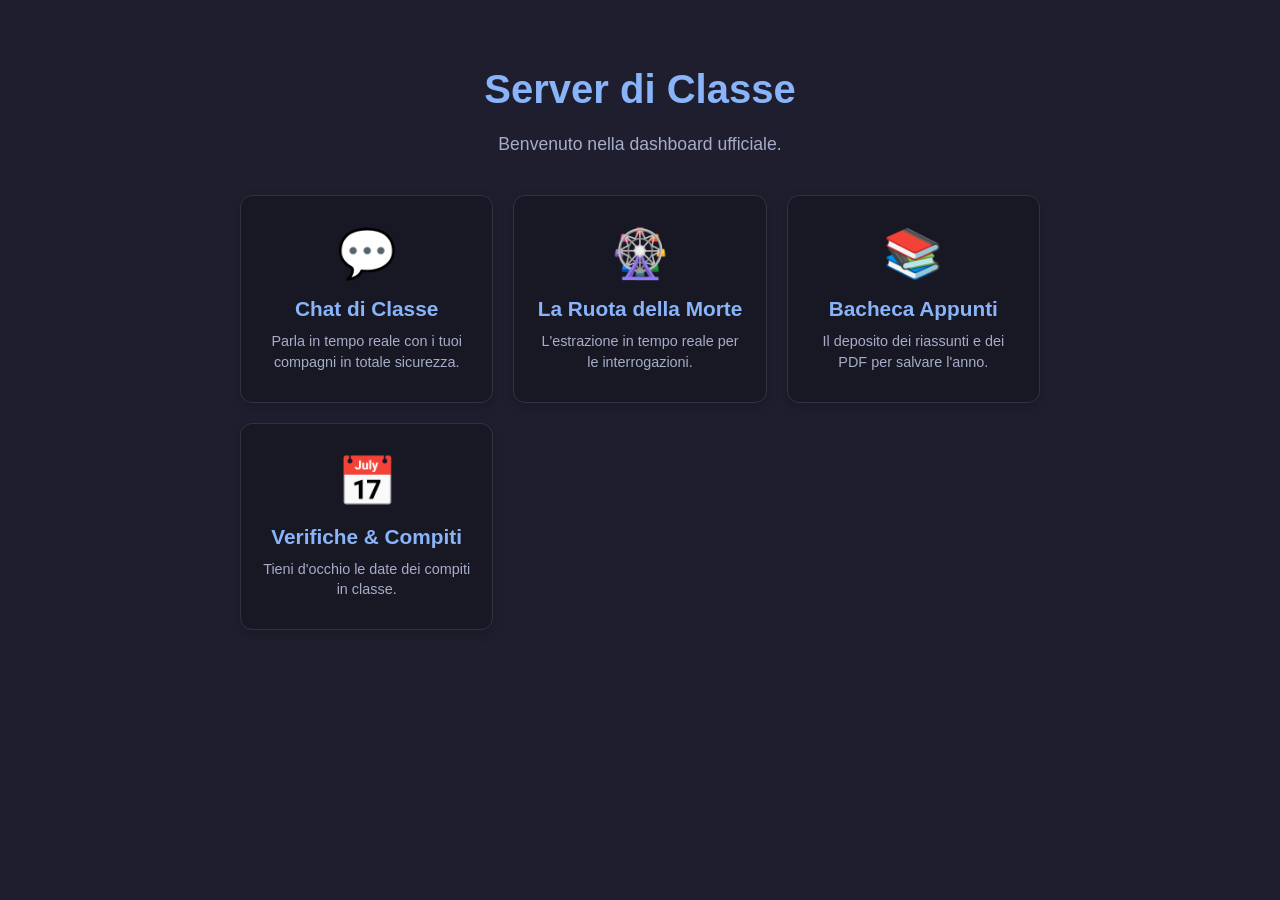
<file: index.html>
<!DOCTYPE html>
<html lang="it">
<head>
    <meta charset="UTF-8">
    <meta name="viewport" content="width=device-width, initial-scale=1.0">
    <link rel="manifest" href="/server-di-classe/manifest.json">
    <meta name="theme-color" content="#0f172a">
    <!-- Per iOS (Apple) -->
    <meta name="apple-mobile-web-app-capable" content="yes">
    <meta name="apple-mobile-web-app-status-bar-style" content="black-translucent">
    <meta name="apple-mobile-web-app-title" content="Classe">
    <title>Server di Classe - Dashboard</title>
    <style>
        /* Tema Scuro Nord/Arch */
        body {
            font-family: 'Segoe UI', Tahoma, Geneva, Verdana, sans-serif;
            background-color: #1e1e2e;
            color: #cdd6f4;
            margin: 0;
            padding: 40px 20px;
            display: flex;
            flex-direction: column;
            align-items: center;
            min-height: 100vh;
            box-sizing: border-box;
        }

        h1 {
            color: #89b4fa;
            margin-bottom: 5px;
            font-size: 2.5rem;
        }

        .welcome-msg {
            color: #a6adc8;
            margin-bottom: 40px;
            font-size: 1.1rem;
        }

        /* Griglia delle funzionalità */
        .grid-container {
            display: grid;
            grid-template-columns: repeat(auto-fit, minmax(250px, 1fr));
            gap: 20px;
            width: 100%;
            max-width: 800px;
        }

        /* Card interattive */
        .card {
            background-color: #181825;
            border: 1px solid #313244;
            border-radius: 12px;
            padding: 30px 20px;
            text-align: center;
            text-decoration: none;
            color: #cdd6f4;
            transition: all 0.3s ease;
            cursor: pointer;
            display: flex;
            flex-direction: column;
            align-items: center;
            justify-content: center;
            box-shadow: 0 4px 12px rgba(0,0,0,0.2);
        }

        /* Effetti al passaggio del mouse */
        .card:hover {
            transform: translateY(-5px);
            border-color: #89b4fa;
            box-shadow: 0 8px 24px rgba(137, 180, 250, 0.15);
        }

        .card-icon {
            font-size: 3rem;
            margin-bottom: 15px;
        }

        .card-title {
            font-size: 1.3rem;
            font-weight: bold;
            color: #89b4fa;
            margin-bottom: 10px;
        }

        .card-desc {
            font-size: 0.9rem;
            color: #a6adc8;
            line-height: 1.4;
        }

        /* Card disabilitate (per le funzioni non ancora pronte) */
        .disabled {
            opacity: 0.5;
            cursor: not-allowed;
        }
        .disabled:hover {
            transform: none;
            border-color: #313244;
            box-shadow: none;
        }
    </style>
</head>
<body>

    <h1 id="titolo-benvenuto">Server di Classe</h1>
    <p class="welcome-msg" id="messaggio-benvenuto">Benvenuto nella dashboard ufficiale.</p>

    <div class="grid-container">
        
        <a href="chat.html" class="card">
            <div class="card-icon">💬</div>
            <div class="card-title">Chat di Classe</div>
            <div class="card-desc">Parla in tempo reale con i tuoi compagni in totale sicurezza.</div>
        </a>

        <a href="ruota.html" class="card" id="btn-ruota">
            <div class="card-icon">🎡</div>
            <div class="card-title">La Ruota della Morte</div>
            <div class="card-desc">L'estrazione in tempo reale per le interrogazioni. </div>
        </a>

        <a href= "appunti_scelta.html" class="card">
            <div class="card-icon">📚</div>
            <div class="card-title">Bacheca Appunti</div>
            <div class="card-desc">Il deposito dei riassunti e dei PDF per salvare l'anno.</div>
        </a>

        <a href = "calendario.html" class= "card">
            <div class="card-icon">📅</div>
            <div class="card-title">Verifiche & Compiti</div>
            <div class="card-desc font-size">Tieni d'occhio le date dei compiti in classe.</div>
        </a>

    </div>

    <script>
        // Personalizziamo il benvenuto se l'utente ha già usato la chat
        const utenteSalvato = localStorage.getItem('ultimo_nick');
        if (utenteSalvato) {
            document.getElementById('titolo-benvenuto').textContent = `Bentornato, ${utenteSalvato}!`;
            document.getElementById('messaggio-benvenuto').textContent = "Cosa vuoi fare oggi?";
        }
        if ('serviceWorker' in navigator) {
        window.addEventListener('load', () => {
            navigator.serviceWorker.register('/server-di-classe/sw.js', { scope: '/server-di-classe/' })
            .then((reg) => console.log('PWA Service Worker registrato con successo!', reg.scope))
            .catch((err) => console.log('Errore Service Worker:', err));
        });
        }
    </script>
</body>
</html>
</file>
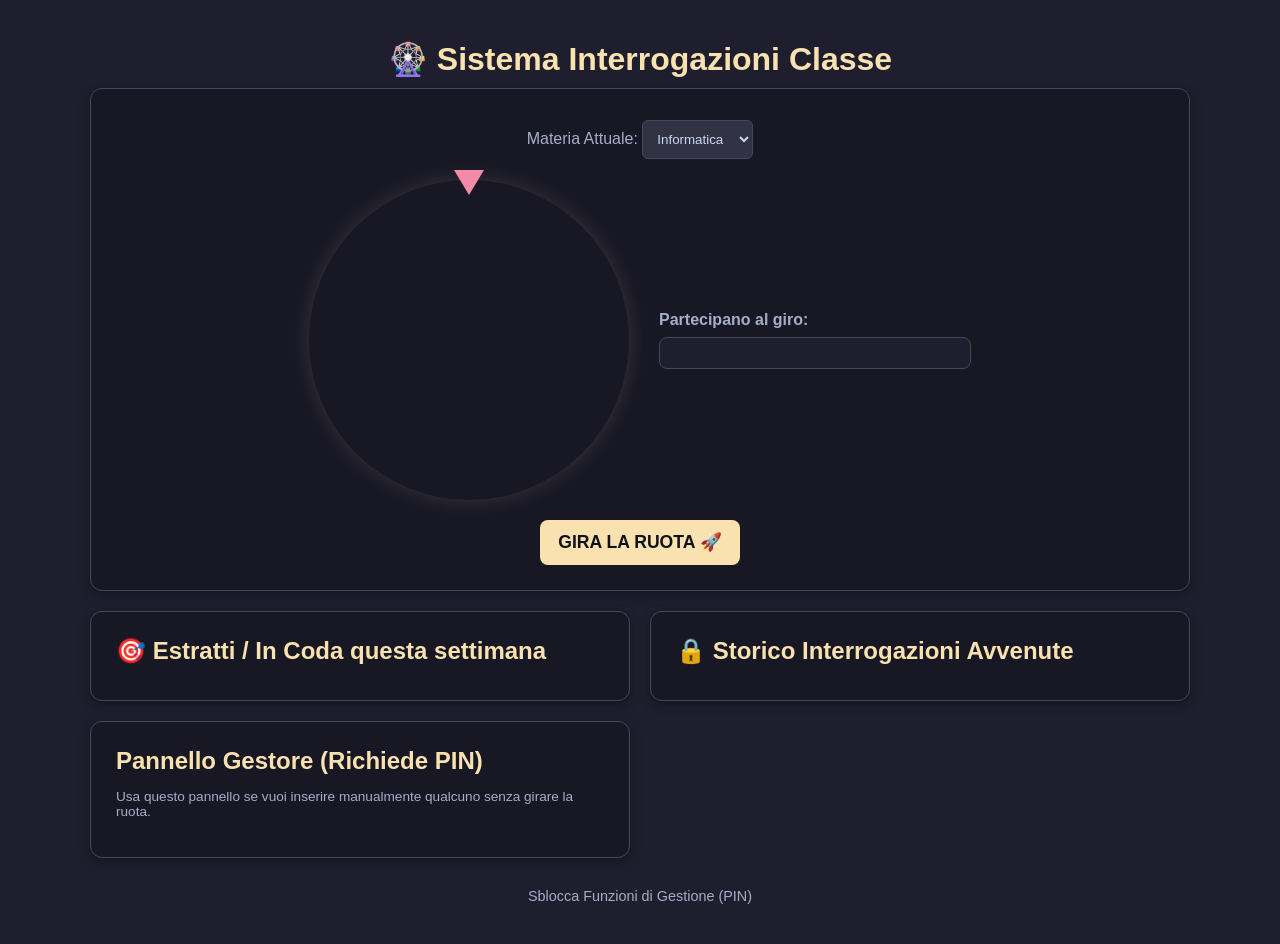
<file: appunti.html>
<!DOCTYPE html>
<html lang="it">
<head>
    <meta charset="UTF-8">
    <meta name="viewport" content="width=device-width, initial-scale=1.0">
    <title>🎡 La Ruota delle Interrogazioni & Registro</title>
    <style>
        /* Palette Catppuccin Mocha */
        :root {
            --bg-page: #1e1e2e;
            --bg-box: #181825;
            --bg-input: #313244;
            --border-color: #45475a;
            --text-main: #cdd6f4;
            --text-muted: #a6adc8;
            --accent-yellow: #f9e2af;
            --accent-blue: #89b4fa;
            --accent-green: #a6e3a1;
            --accent-red: #f38ba8;
        }

        body {
            font-family: 'Segoe UI', sans-serif;
            background-color: var(--bg-page);
            color: var(--text-main);
            margin: 0;
            padding: 40px 20px;
            display: flex;
            flex-direction: column;
            align-items: center;
            min-height: 100vh;
            box-sizing: border-box;
        }

        h1, h2, h3, h4 {
            color: var(--accent-yellow);
            margin-top: 0;
            margin-bottom: 10px;
        }

        .dashboard {
            display: grid;
            grid-template-columns: 1fr;
            gap: 20px;
            width: 100%;
            max-width: 1100px;
        }

        @media (min-width: 768px) {
            .dashboard { grid-template-columns: 1fr 1fr; }
            .ruota-box { grid-column: 1 / -1; display: flex; justify-content: center; }
        }

        /* Le tue schede con i colori Catppuccin */
        .card {
            background-color: var(--bg-box);
            border: 1px solid var(--border-color);
            border-radius: 12px;
            padding: 25px;
            box-shadow: 0 4px 12px rgba(0,0,0,0.3);
        }
        
        .ruota-layout {
            display: flex;
            flex-wrap: wrap;
            gap: 30px;
            justify-content: center;
            align-items: center;
            width: 100%;
            margin-top: 15px;
        }

        .ruota-container {
            position: relative;
            width: 320px;
            height: 320px;
        }
        .canvas-ruota {
            border-radius: 50%;
            box-shadow: 0 0 20px rgba(249, 226, 175, 0.15);
        }
        .indicatore {
            position: absolute;
            top: -10px;
            left: 50%;
            transform: translateX(-50%);
            width: 0;
            height: 0;
            border-left: 15px solid transparent;
            border-right: 15px solid transparent;
            border-top: 25px solid var(--accent-red);
            z-index: 10;
        }

        /* Bottone Gira Ruota */
        .girare-btn {
            display: block;
            width: 200px;
            margin: 20px auto 0 auto;
            padding: 12px;
            background-color: var(--accent-yellow);
            color: #11111b;
            border: none;
            border-radius: 8px;
            font-weight: bold;
            cursor: pointer;
            font-size: 1.1rem;
            transition: background-color 0.2s;
        }
        .girare-btn:hover:not(:disabled) { background-color: #f5e0dc; }
        .girare-btn:disabled { opacity: 0.5; cursor: not-allowed; }
        
        .studenti-check-grid {
            display: grid;
            grid-template-columns: repeat(2, 1fr);
            gap: 10px;
            min-width: 280px;
            background-color: var(--bg-page);
            padding: 15px;
            border-radius: 8px;
            border: 1px solid var(--border-color);
        }
        .check-item {
            display: flex;
            align-items: center;
            gap: 8px;
            font-size: 0.95rem;
            cursor: pointer;
            color: var(--text-main);
        }
        .check-item input {
            width: auto; margin: 0; cursor: pointer;
            accent-color: var(--accent-yellow);
        }

        /* Righe delle liste */
        .list-item {
            display: flex;
            justify-content: space-between;
            align-items: center;
            padding: 12px 15px;
            border-bottom: 1px solid var(--border-color);
            background-color: rgba(255,255,255,0.01);
        }
        .list-item.evidenza {
            border: 1px solid var(--accent-yellow);
            border-radius: 6px;
            box-shadow: 0 0 10px rgba(249, 226, 175, 0.15);
        }

        /* Badge di stato */
        .badge {
            background-color: var(--bg-input);
            padding: 4px 8px;
            border-radius: 4px;
            font-size: 0.8rem;
            font-weight: bold;
            border: 1px solid var(--border-color);
        }
        .badge-danger { color: var(--accent-red); }
        .badge-success { color: var(--accent-green); }
        
        .nota-esclusi {
            display: block;
            font-size: 0.75rem;
            color: var(--text-muted);
            margin-top: 4px;
        }
        
        /* Pulsante Mostra Altro alternativo */
        .mostra-altro-btn {
            width: 100%;
            padding: 10px;
            margin-top: 15px;
            background: transparent;
            border: 1px dashed var(--border-color);
            color: var(--accent-blue);
            font-weight: bold;
            border-radius: 6px;
            cursor: pointer;
            transition: all 0.2s;
        }
        .mostra-altro-btn:hover {
            background-color: rgba(137, 180, 250, 0.1);
            border-color: var(--accent-blue);
        }

        #formManuale { display: none; margin-top: 15px; }
        #formManuale.visible { display: block; }
        
        input, select {
            width: 100%; padding: 10px; margin: 6px 0;
            background-color: var(--bg-input); border: 1px solid var(--border-color);
            color: var(--text-main); border-radius: 6px; box-sizing: border-box;
            outline: none;
        }
        input:focus, select:focus { border-color: var(--accent-yellow); }

        button.action-btn { 
            width: 100%; padding: 10px; margin-top: 6px;
            background-color: var(--accent-yellow); color: #11111b;
            border: none; border-radius: 6px; cursor: pointer; font-weight: bold;
        }
        button.action-btn:hover { background-color: #f5e0dc; }
        
        .footer-link { margin-top: 30px; font-size: 0.9rem; color: var(--text-muted); cursor: pointer; }
        .footer-link:hover { color: var(--accent-blue); text-decoration: underline; }
    </style>
</head>
<body>

    <h1>🎡 Sistema Interrogazioni Classe</h1>
    
    <div class="dashboard">
        
        <div class="card ruota-box">
            <div>
                <div style="text-align: center;">
                    <label for="materiaRuota" style="color: var(--text-muted);">Materia Attuale: </label>
                    <select id="materiaRuota" style="width: auto; display: inline-block;">
                        <option value="Informatica">Informatica</option>
                        <option value="Sistemi">Sistemi</option>
                        <option value="TPSIT">TPSIT</option>
                        <option value="Matematica">Matematica</option>
                    </select>
                </div>
                
                <div class="ruota-layout">
                    <div class="ruota-container">
                        <div class="indicatore"></div>
                        <canvas id="ruota" class="canvas-ruota" width="320" height="320"></canvas>
                    </div>
                    
                    <div>
                        <h4 style="color: var(--text-muted); margin-bottom: 8px;">Partecipano al giro:</h4>
                        <div class="studenti-check-grid" id="grigliaCheckStudenti"></div>
                    </div>
                </div>

                <button class="girare-btn" id="btnGira" onclick="giraLaRuota()">GIRA LA RUOTA 🚀</button>
            </div>
        </div>

        <div class="card">
            <h2>🎯 Estratti / In Coda questa settimana</h2>
            <div id="codaLista"></div>
        </div>

        <div class="card">
            <h2>🔒 Storico Interrogazioni Avvenute</h2>
            <div id="storicoLista"></div>
            <button id="btnMostraAltro" class="mostra-altro-btn" style="display: none;" onclick="toggleMostraTuttoStorico()"></button>
        </div>

        <div class="card" id="adminCard">
            <h2>Pannello Gestore (Richiede PIN)</h2>
            <p style="font-size: 0.85rem; color: var(--text-muted);">Usa questo pannello se vuoi inserire manualmente qualcuno senza girare la ruota.</p>
            <form id="formManuale">
                <select id="selectStudente" required></select>
                <select id="selectMateria" required>
                    <option value="Informatica">Informatica</option>
                    <option value="Sistemi">Sistemi</option>
                    <option value="TPSIT">TPSIT</option>
                    <option value="Matematica">Matematica</option>
                </select>
                <input type="text" id="inputGiorno" placeholder="Giorno (Es. Lunedì) - Facoltativo">
                <button type="submit" class="action-btn">Aggiungi Manualmente 📝</button>
            </form>
        </div>

    </div>

    <div class="footer-link" onclick="sbloccaAdmin()">Sblocca Funzioni di Gestione (PIN)</div>

    <script>
        const BASE_URL = window.location.hostname === "localhost" || window.location.hostname === "127.0.0.1"
        ? "http://localhost:3000" // Cambia in http://localhost:8000 se il tuo uvicorn locale usa la porta 8000
        : "https://server-di-classe-backend.onrender.com";
        let studentiTotali = [];
        let studentiAttiviPerIlGiro = [];
        let pinGlobale = null;
        
        let datiStoricoSalvati = []; 
        let mostraTuttoStorico = false;
        
        const canvas = document.getElementById("ruota");
        const ctx = canvas.getContext("2d");

        async function caricaDati() {
            try {
                const risp = await fetch(`${BASE_URL}/dati-interrogazioni`);
                const dati = await risp.json();
                
                studentiTotali = dati.studenti;
                datiStoricoSalvati = dati.storico || [];
                
                const griglia = document.getElementById("grigliaCheckStudenti");
                if (griglia.children.length === 0) {
                    studentiTotali.forEach(st => {
                        const label = document.createElement("label");
                        label.className = "check-item";
                        label.innerHTML = `
                            <input type="checkbox" value="${st}" checked onchange="ricalcolaStudentiAttivi()">
                            <span>${st}</span>
                        `;
                        griglia.appendChild(label);
                    });
                }

                ricalcolaStudentiAttivi();
                
                const selectSt = document.getElementById("selectStudente");
                if (selectSt.children.length === 0) {
                    studentiTotali.forEach(st => {
                        let opt = document.createElement("option");
                        opt.value = st; opt.textContent = st;
                        selectSt.appendChild(opt);
                    });
                }

                const codaLista = document.getElementById("codaLista");
                codaLista.innerHTML = dati.in_coda.length === 0 ? "<p style='color:var(--text-muted);'>Nessuno in coda!</p>" : "";
                dati.in_coda.forEach(item => {
                    const div = document.createElement("div");
                    div.className = "list-item";
                    const btnSposta = pinGlobale ? `<button onclick="spostaAStorico(${item.id})" style="background:var(--accent-green); border:none; border-radius:4px; color:#11111b; cursor:pointer; padding:6px 10px; font-weight:bold;">Spunta ✔</button>` : '';
                    div.innerHTML = `
                        <div>
                            <span class="badge badge-danger">${item.materia}</span>
                            <strong>${item.studente}</strong> <small style="color:var(--text-muted);">(${item.giorno})</small>
                            <span class="nota-esclusi">Esclusi al giro: ${item.esclusi_al_giro || 'Nessuno'}</span>
                        </div>
                        ${btnSposta}
                    `;
                    codaLista.appendChild(div);
                });

                renderizzaStoricoVisivo();

            } catch (err) {
                console.error("Errore comunicazione con il backend:", err);
            }
        }

        function renderizzaStoricoVisivo() {
            const storicoLista = document.getElementById("storicoLista");
            const btnMostraAltro = document.getElementById("btnMostraAltro");
            
            storicoLista.innerHTML = datiStoricoSalvati.length === 0 ? "<p style='color:var(--text-muted);'>Nessuno storico registrato.</p>" : "";
            
            const limite = 6;
            const datiDaMostrare = mostraTuttoStorico ? datiStoricoSalvati : datiStoricoSalvati.slice(0, limite);
            
            datiDaMostrare.forEach((item, index) => {
                const div = document.createElement("div");
                div.className = `list-item ${index === 0 && !mostraTuttoStorico ? 'evidenza' : ''}`;
                
                const dataStringa = item.data_completato || "Recentemente";

                div.innerHTML = `
                    <div>
                        <span class="badge badge-success">${item.materia}</span>
                        <strong>${item.studente}</strong>
                        <span class="nota-esclusi" style="color:var(--text-muted);">Esclusi al giro: ${item.esclusi_al_giro || 'Nessuno'}</span>
                    </div>
                    <div style="text-align: right; display: flex; flex-direction: column; gap: 4px;">
                        <span style="font-size:0.8rem; color:var(--accent-yellow); font-weight:bold;">${index === 0 && !mostraTuttoStorico ? '🔥 ULTIMO' : 'REGISTRATO'}</span>
                        <span style="font-size:0.75rem; color:var(--accent-blue); font-style: italic;">📅 ${dataStringa}</span>
                    </div>
                `;
                storicoLista.appendChild(div);
            });

            if (datiStoricoSalvati.length > limite) {
                btnMostraAltro.style.display = "block";
                btnMostraAltro.textContent = mostraTuttoStorico ? "Mostra Meno ⬆️" : `Mostra Altri (${datiStoricoSalvati.length - limite}) ⬇️`;
            } else {
                btnMostraAltro.style.display = "none";
            }
        }

        function toggleMostraTuttoStorico() {
            mostraTuttoStorico = !mostraTuttoStorico;
            renderizzaStoricoVisivo();
        }

        function ricalcolaStudentiAttivi() {
            const checkboxes = document.querySelectorAll("#grigliaCheckStudenti input[type='checkbox']");
            studentiAttiviPerIlGiro = [];
            checkboxes.forEach(cb => {
                if (cb.checked) {
                    studentiAttiviPerIlGiro.push(cb.value);
                }
            });
            disegnaRuota();
        }

        function disegnaRuota() {
            if (studentiAttiviPerIlGiro.length === 0) {
                ctx.clearRect(0, 0, canvas.width, canvas.height);
                ctx.fillStyle = "#fff";
                ctx.font = "14px sans-serif";
                ctx.textAlign = "center";
                ctx.fillText("Tutti esclusi! Spunta qualcuno 🎯", 160, 160);
                return;
            }
            
            const numSpicchi = studentiAttiviPerIlGiro.length;
            const arco = (2 * Math.PI) / numSpicchi;
            ctx.clearRect(0, 0, canvas.width, canvas.height);
            
            for (let i = 0; i < numSpicchi; i++) {
                const ang = (i * arco);
                
                const tonalita = (i * 360) / numSpicchi;
                ctx.fillStyle = `hsl(${tonalita}, 65%, 50%)`;
                ctx.beginPath();
                ctx.moveTo(160, 160);
                ctx.arc(160, 160, 150, ang, ang + arco);
                ctx.lineTo(160, 160);
                ctx.fill();
                
                ctx.save();
                ctx.fillStyle = "#11111b"; // Testo scuro sugli spicchi chiari per leggibilità
                ctx.translate(160, 160);
                ctx.rotate(ang + arco / 2);
                ctx.textAlign = "right";
                ctx.font = "bold 13px sans-serif";
                ctx.fillText(studentiAttiviPerIlGiro[i], 140, 5);
                ctx.restore();
            }
        }

        function giraLaRuota() {
            if (studentiAttiviPerIlGiro.length === 0) return alert("Seleziona almeno uno studente!");
            const btn = document.getElementById("btnGira");
            btn.disabled = true;

            const arrayCasuale = new Uint32Array(1);
            window.crypto.getRandomValues(arrayCasuale);
            const indiceVincente = arrayCasuale[0] % studentiAttiviPerIlGiro.length;
            
            const vincitore = studentiAttiviPerIlGiro[indiceVincente];
            const numSpicchi = studentiAttiviPerIlGiro.length;
            const arco = (2 * Math.PI) / numSpicchi;
            const angoloSpicchio = indiceVincente * arco;
            
            const giriCompleti = 6 * 2 * Math.PI; 
            const compensazioneFreccia = (3 / 2) * Math.PI; 
            
            const bufferOffset = new Uint32Array(1);
            window.crypto.getRandomValues(bufferOffset);
            const ratioCasuale = bufferOffset[0] / 4294967295; 
            const offsetCasuale = (ratioCasuale * 0.6 + 0.2) * arco; 
            
            const rotazioneTotale = giriCompleti + compensazioneFreccia - angoloSpicchio - offsetCasuale;

            const canvasRuota = document.getElementById("ruota");
            canvasRuota.style.transition = "transform 4s cubic-bezier(0.1, 0.8, 0.1, 1)";
            canvasRuota.style.transform = `rotate(${rotazioneTotale * (180 / Math.PI)}deg)`;

            setTimeout(async () => {
                btn.disabled = false;
                alert(`🎯 Estratto: ${vincitore}!`);
                
                let esclusi = studentiTotali.filter(st => !studentiAttiviPerIlGiro.includes(st));
                let stringaEsclusi = esclusi.length > 0 ? esclusi.join(", ") : "Nessuno";

                if (pinGlobale) {
                    await inviaInCodaBackend(vincitore, document.getElementById("materiaRuota").value, "Estratto Ruota", stringaEsclusi);
                } else {
                    alert("Nota: L'estratto non è salvato nel database perché manca il PIN di gestione.");
                }
                
                canvasRuota.style.transition = "none";
                canvasRuota.style.transform = "rotate(0deg)";
                caricaDati();
            }, 4000);
        }

        async function inviaInCodaBackend(studente, materia, giorno, esclusi = "Nessuno") {
            const formData = new FormData();
            formData.append("studente", studente);
            formData.append("materia", materia);
            formData.append("giorno", giorno);
            formData.append("esclusi", esclusi);
            formData.append("pin", pinGlobale);

            const r = await fetch(`${BASE_URL}/aggiungi-in-coda`, { method: "POST", body: formData });
            const risp = await r.json();
            if (risp.stato !== "OK") alert(risp.messaggio);
            caricaDati();
        }

        async function spostaAStorico(id) {
            const formData = new FormData();
            formData.append("coda_id", id);
            formData.append("pin", pinGlobale);
            
            const adesso = new Date();
            const dataFormattata = adesso.toLocaleDateString('it-IT', { 
                day: '2-digit', 
                month: '2-digit', 
                hour: '2-digit', 
                minute: '2-digit' 
            });
            formData.append("data_interrogazione", dataFormattata);

            const r = await fetch(`${BASE_URL}/sposta-a-storico`, { method: "POST", body: formData });
            const risp = await r.json();
            if (risp.stato !== "OK") alert(risp.messaggio);
            caricaDati();
        }

        function sbloccaAdmin() {
            const pin = prompt("Inserisci il PIN del 'Dio Informatico':");
            if (pin) {
                pinGlobale = pin;
                document.getElementById("formManuale").classList.add("visible");
                caricaDati();
            }
        }

        document.getElementById("formManuale").addEventListener("submit", async (e) => {
            e.preventDefault();
            const st = document.getElementById("selectStudente").value;
            const mat = document.getElementById("selectMateria").value;
            const giorno = document.getElementById("inputGiorno").value;
            await inviaInCodaBackend(st, mat, giorno ? giorno : "Da definire", "Inserimento Manuale");
        });

        caricaDati();
    </script>
</body>
</html>
</file>
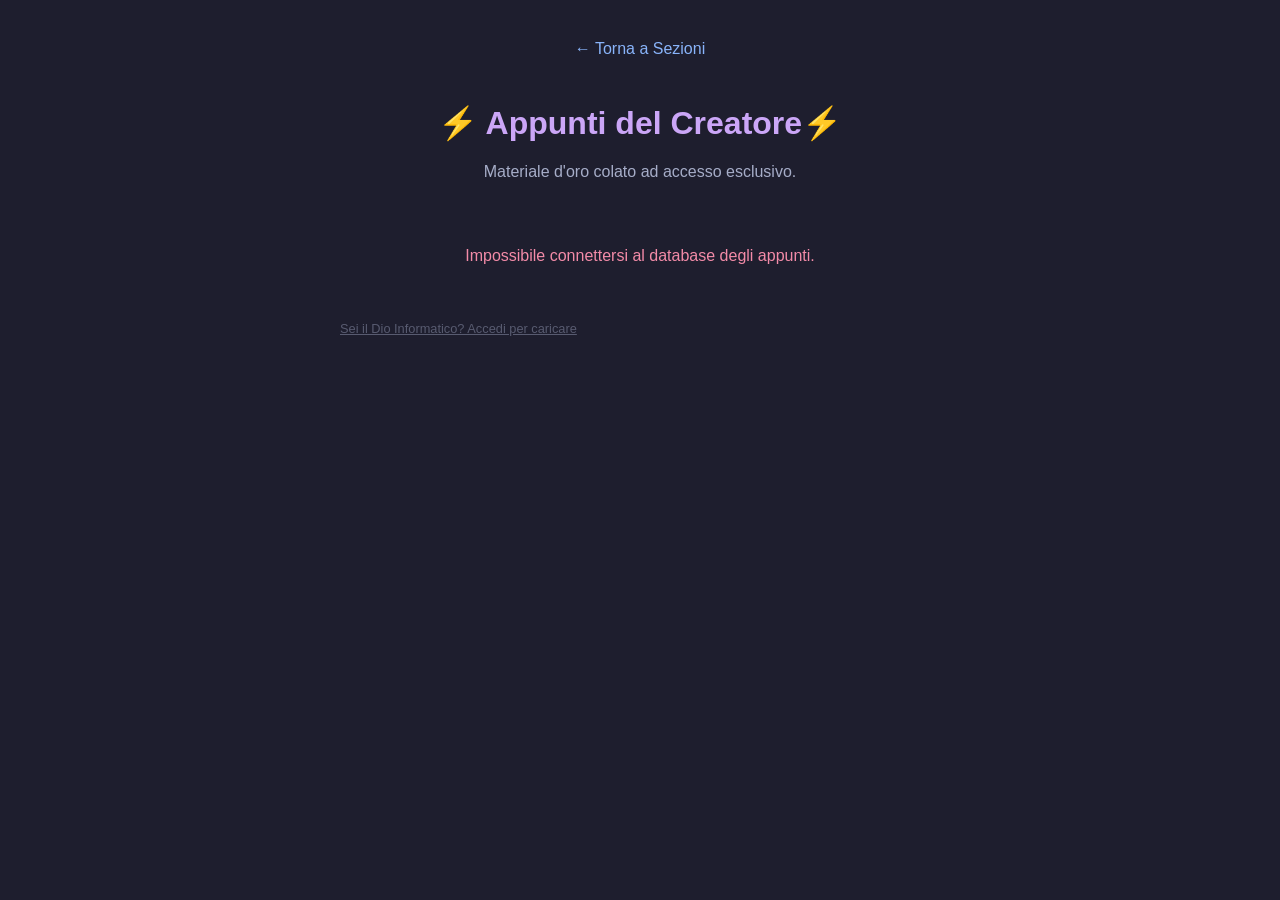
<file: appunti_dio.html>
<!DOCTYPE html>
<html lang="it">
<head>
    <meta charset="UTF-8">
    <meta name="viewport" content="width=device-width, initial-scale=1.0">
    <title>Appunti del Creatore</title>
    <style>
        body {
            font-family: 'Segoe UI', sans-serif;
            background-color: #1e1e2e;
            color: #cdd6f4;
            margin: 0;
            padding: 40px 20px;
            display: flex;
            flex-direction: column;
            align-items: center;
            min-height: 100vh;
            box-sizing: border-box;
        }
        h1 { color: #cba6f7; margin-bottom: 5px; }
        .back-link { color: #89b4fa; text-decoration: none; margin-bottom: 25px; }
        .container { width: 100%; max-width: 600px; }
        
        /* Form occulto por defecto */
        .admin-box {
            background-color: #181825;
            border: 1px solid #cba6f7;
            border-radius: 12px;
            padding: 20px;
            margin-bottom: 30px;
            display: none; 
        }
        .form-group { display: flex; flex-direction: column; gap: 8px; margin-bottom: 15px; }
        input, select { padding: 10px; background-color: #313244; border: 1px solid #45475a; border-radius: 6px; color: #cdd6f4; outline: none; }
        input:focus { border-color: #cba6f7; }
        
        button {
            width: 100%; padding: 12px; background-color: #cba6f7; color: #11111b;
            border: none; border-radius: 6px; font-weight: bold; cursor: pointer; transition: 0.2s;
        }
        button:hover { background-color: #f5e0dc; }

        .appunti-list { display: flex; flex-direction: column; gap: 15px; margin-top: 20px; }
        .appunto-card {
            background-color: #181825; border: 1px solid #313244; border-radius: 8px;
            padding: 15px 20px; display: flex; justify-content: space-between; align-items: center;
        }
        .download-btn {
            background-color: #313244; color: #cdd6f4; padding: 8px 15px; border-radius: 6px;
            text-decoration: none; font-size: 0.9rem; font-weight: bold; border: 1px solid #45475a; transition: 0.2s;
        }
        .download-btn:hover { background-color: #cba6f7; color: #11111b; border-color: #cba6f7; }
        
        .admin-toggle {
            color: #585b70; font-size: 0.8rem; cursor: pointer; text-decoration: underline; margin-top: 40px;
        }
    </style>
</head>
<body>
    <a href="appunti_scelta.html" class="back-link">← Torna a Sezioni</a>
    <h1>⚡ Appunti del Creatore⚡</h1>
    <p style="color: #a6adc8; margin-bottom: 30px;">Materiale d'oro colato ad accesso esclusivo.</p>

    <div class="container">
        <div class="admin-box" id="adminBox">
            <h3 style="color: #cba6f7; margin-top:0;">Area di Caricamento Divina</h3>
            <form id="uploadDioForm">
                <div class="form-group">
                    <label>Titolo Appunto</label>
                    <input type="text" id="titolo" placeholder="Es. Algoritmi di Ordinamento Spiegati Bene" required>
                </div>
                <div class="form-group">
                    <label>Materia</label>
                    <select id="materia" required>
                            <option value="Informatica">Informatica</option>
                            <option value="Sistemi e Reti">Sistemi e Reti</option>
                            <option value="TPSI">TPSI</option>
                            <option value="COMPL.DI MATEMATICA">COMPL.DI Matematica</option>
                            <option value="Matematica">Matematica</option>
                            <option value="Inglese">Inglese</option>
                            <option value="Italiano">Italiano</option>
                            <option value="Storia">Storia</option>
                            <option value="Telecomunicazioni">Telecomunicazioni</option>
                            <option value="Scienze motorie">Scienze motorie</option>
                    </select>
                </div>
                <div class="form-group">
                    <label>Seleziona il File</label>
                    <input type="file" id="file" required>
                </div>
                <button type="submit">CARICA MATERIALE</button>
            </form>
        </div>

        <div class="appunti-list" id="listaDio">
        </div>

        <div class="admin-toggle" onclick="attivaAdmin()">Sei il Dio Informatico? Accedi per caricare</div>
    </div>

<script>
        let pinGlobale = null;

        // Configurazione dinamica dell'URL del Backend
        const BASE_URL = window.location.hostname === "localhost" || window.location.hostname === "127.0.0.1"
            ? "http://localhost:3000"
            : "https://server-di-classe-backend.onrender.com";

        function attivaAdmin() {
            const pin = prompt("Inserisci il PIN di autenticazione divina:");
            if (pin) {
                pinGlobale = pin;
                document.getElementById('adminBox').style.display = 'block';
            }
        }

        async function caricaLista() {
            try {
                const risp = await fetch(`${BASE_URL}/lista-appunti`);
                const tutti = await risp.json();
                const container = document.getElementById('listaDio');
                container.innerHTML = '';

                // Filtriamo prendendo SOLO quelli di tipo "dio"
                const appuntiDio = tutti.filter(a => a.tipo === 'dio');

                if(appuntiDio.length === 0) {
                    container.innerHTML = '<p style="color: #a6adc8; text-align: center;">Il Dio non ha ancora depositato il suo sapere per questa settimana.</p>';
                    return;
                }

                appuntiDio.forEach(a => {
                    const card = document.createElement('div');
                    card.className = 'appunto-card';
                    card.innerHTML = `
                        <div>
                            <h4 style="margin:0 0 5px 0; color:#cba6f7;">${a.titolo}</h4>
                            <small style="color:#a6adc8;">Materia: ${a.materia}</small>
                        </div>
                        <a href="${a.url_file}" target="_blank" class="download-btn">Scarica</a>
                    `;
                    container.appendChild(card);
                });
            } catch (errore) {
                console.error("Errore connessione:", errore);
                document.getElementById('listaDio').innerHTML = '<p style="color: #f38ba8; text-align: center;">Impossibile connettersi al database degli appunti.</p>';
            }
        }

        document.getElementById('uploadDioForm').addEventListener('submit', async (e) => {
            e.preventDefault();
            const formData = new FormData();
            formData.append('titolo', document.getElementById('titolo').value);
            formData.append('materia', document.getElementById('materia').value);
            formData.append('autore', 'Dio Informatico');
            formData.append('tipo', 'dio');
            formData.append('pin', pinGlobale);
            formData.append('file', document.getElementById('file').files[0]);

            try {
                const risp = await fetch(`${BASE_URL}/upload-appunti`, { method: 'POST', body: formData });
                const dati = await risp.json();

                if (dati.stato === "OK") {
                    alert("Sapere caricato nell'iperuranio!");
                    document.getElementById('uploadDioForm').reset();
                    caricaLista();
                } else {
                    alert(dati.messaggio);
                }
            } catch (errore) {
                alert("Errore di caricamento: controlla la connessione al server.");
            }
        });

        caricaLista();
    </script>
</body>
</html>
</file>
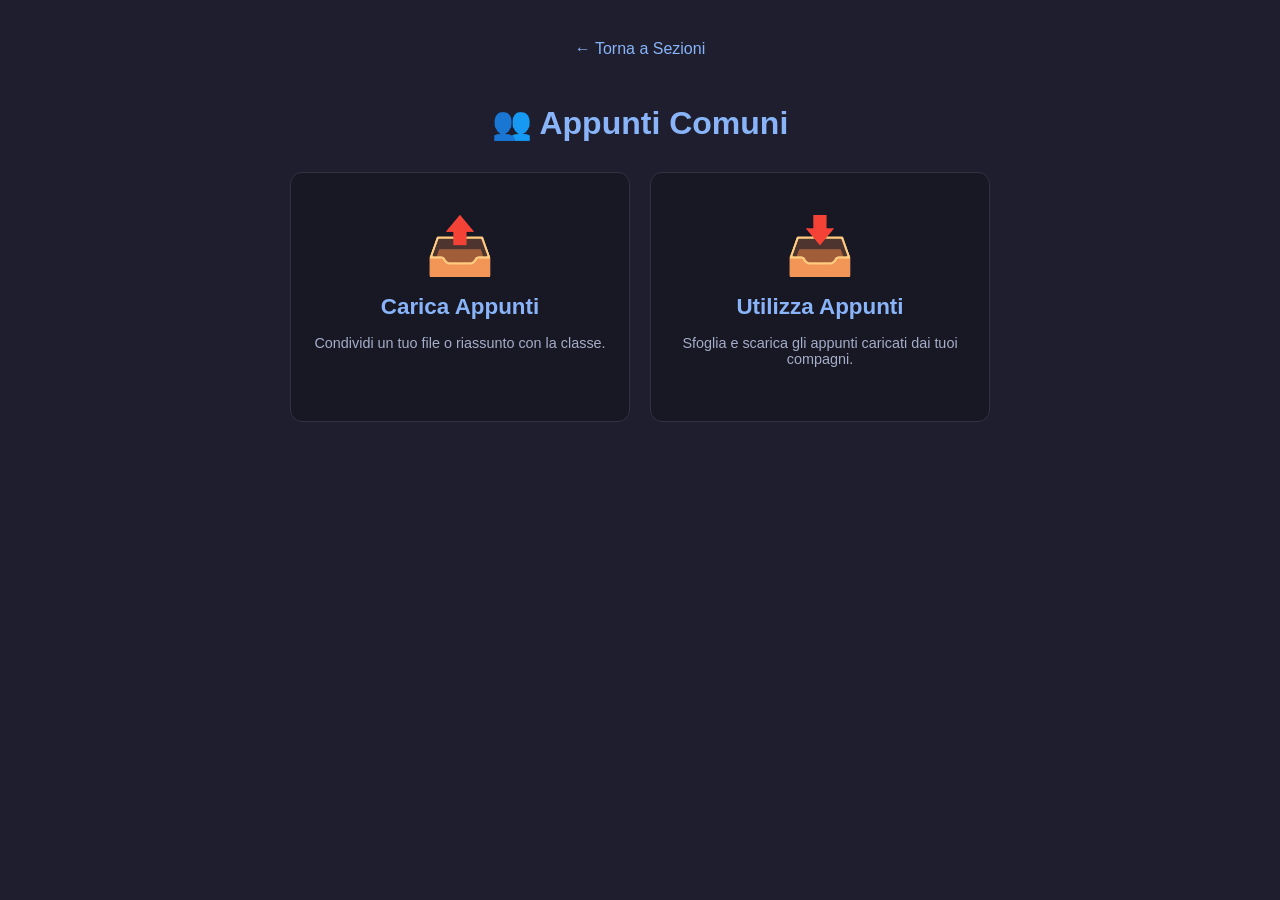
<file: appunti_normali_scelta.html>
<!DOCTYPE html>
<html lang="it">
<head>
    <meta charset="UTF-8">
    <meta name="viewport" content="width=device-width, initial-scale=1.0">
    <title>Appunti Comuni - Opzioni</title>
    <style>
        body {
            font-family: 'Segoe UI', sans-serif;
            background-color: #1e1e2e;
            color: #cdd6f4;
            margin: 0;
            padding: 40px 20px;
            display: flex;
            flex-direction: column;
            align-items: center;
            min-height: 100vh;
            box-sizing: border-box;
        }
        h1 { color: #89b4fa; margin-bottom: 30px; }
        .back-link { color: #89b4fa; text-decoration: none; margin-bottom: 25px; }
        .grid {
            display: grid;
            grid-template-columns: repeat(auto-fit, minmax(280px, 1fr));
            gap: 20px;
            width: 100%;
            max-width: 700px;
        }
        .card {
            background-color: #181825;
            border: 1px solid #313244;
            border-radius: 12px;
            padding: 40px 20px;
            text-align: center;
            text-decoration: none;
            color: #cdd6f4;
            transition: all 0.3s ease;
            cursor: pointer;
        }
        .card:hover {
            transform: translateY(-5px);
            border-color: #89b4fa;
            box-shadow: 0 8px 24px rgba(137, 180, 250, 0.15);
        }
        .card-icon { font-size: 3.5rem; margin-bottom: 15px; }
        .card-title { font-size: 1.4rem; font-weight: bold; color: #89b4fa; margin-bottom: 10px; }
    </style>
</head>
<body>
    <a href="appunti_scelta.html" class="back-link">← Torna a Sezioni</a>
    <h1>👥 Appunti Comuni</h1>
    <div class="grid">
        <a href="carica_normale.html" class="card">
            <div class="card-icon">📤</div>
            <div class="card-title">Carica Appunti</div>
            <p style="color: #a6adc8; font-size: 0.9rem;">Condividi un tuo file o riassunto con la classe.</p>
        </a>

        <a href="utilizza_normale.html" class="card">
            <div class="card-icon">📥</div>
            <div class="card-title">Utilizza Appunti</div>
            <p style="color: #a6adc8; font-size: 0.9rem;">Sfoglia e scarica gli appunti caricati dai tuoi compagni.</p>
        </a>
    </div>
</body>
</html>
</file>
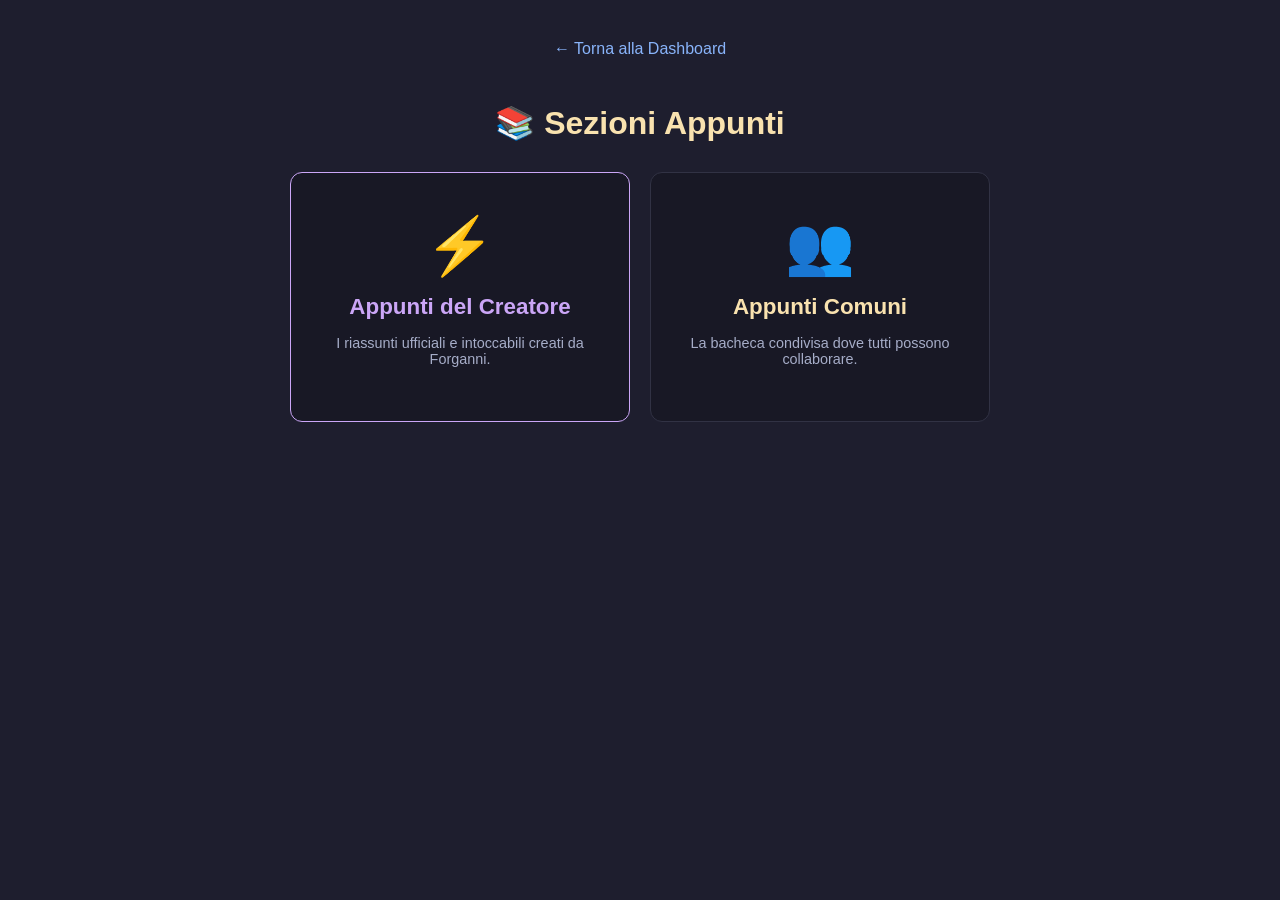
<file: appunti_scelta.html>
<!DOCTYPE html>
<html lang="it">
<head>
    <meta charset="UTF-8">
    <meta name="viewport" content="width=device-width, initial-scale=1.0">
    <title>Scegli Sezione Appunti</title>
    <style>
        body {
            font-family: 'Segoe UI', sans-serif;
            background-color: #1e1e2e;
            color: #cdd6f4;
            margin: 0;
            padding: 40px 20px;
            display: flex;
            flex-direction: column;
            align-items: center;
            min-height: 100vh;
            box-sizing: border-box;
        }
        h1 { color: #f9e2af; margin-bottom: 30px; }
        .back-link { color: #89b4fa; text-decoration: none; margin-bottom: 25px; }
        .grid {
            display: grid;
            grid-template-columns: repeat(auto-fit, minmax(280px, 1fr));
            gap: 20px;
            width: 100%;
            max-width: 700px;
        }
        .card {
            background-color: #181825;
            border: 1px solid #313244;
            border-radius: 12px;
            padding: 40px 20px;
            text-align: center;
            text-decoration: none;
            color: #cdd6f4;
            transition: all 0.3s ease;
            cursor: pointer;
        }
        .card:hover {
            transform: translateY(-5px);
            border-color: #f9e2af;
            box-shadow: 0 8px 24px rgba(249, 226, 175, 0.15);
        }
        .card-icon { font-size: 3.5rem; margin-bottom: 15px; }
        .card-title { font-size: 1.4rem; font-weight: bold; color: #f9e2af; margin-bottom: 10px; }
    </style>
</head>
<body>
    <a href="index.html" class="back-link">← Torna alla Dashboard</a>
    <h1>📚 Sezioni Appunti</h1>
    <div class="grid">
        <a href="appunti_dio.html" class="card" style="border-color: #cba6f7;">
            <div class="card-icon">⚡</div>
            <div class="card-title" style="color: #cba6f7;">Appunti del Creatore</div>
            <p style="color: #a6adc8; font-size: 0.9rem;">I riassunti ufficiali e intoccabili creati da Forganni.</p>
        </a>

        <a href="appunti_normali_scelta.html" class="card">
            <div class="card-icon">👥</div>
            <div class="card-title">Appunti Comuni</div>
            <p style="color: #a6adc8; font-size: 0.9rem;">La bacheca condivisa dove tutti possono collaborare.</p>
        </a>
    </div>
</body>
</html>
</file>
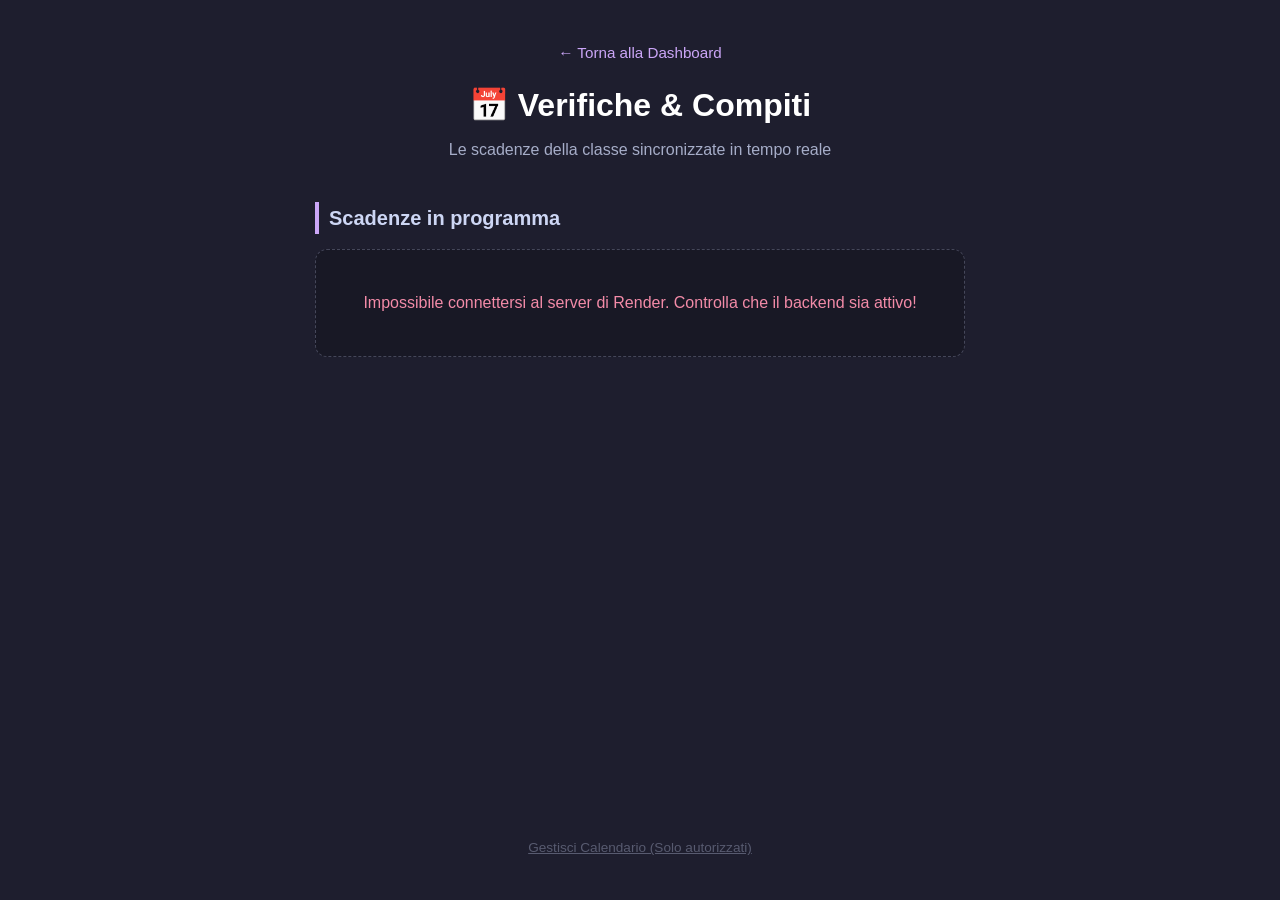
<file: calendario.html>
<!DOCTYPE html>
<html lang="it">
<head>
    <meta charset="UTF-8">
    <meta name="viewport" content="width=device-width, initial-scale=1.0">
    <title>📅 Verifiche & Compiti</title>
    <link rel="stylesheet" href="style.css">
    <style>
        /* Stile rapido per il tasto elimina (puoi metterlo anche nel tuo style.css) */
        .delete-btn {
            background: none;
            border: none;
            cursor: pointer;
            font-size: 1.2rem;
            padding: 5px;
            margin-left: 10px;
            opacity: 0.7;
            transition: opacity 0.2s;
        }
        .delete-btn:hover {
            opacity: 1;
        }
        .event-card {
            display: flex;
            justify-content: space-between;
            align-items: center;
        }
    </style>
</head>
<body>

    <header class="cal-header">
        <a href="index.html" class="back-link">← Torna alla Dashboard</a>
        <h1 class="cal-title">📅 Verifiche & Compiti</h1>
        <p class="cal-subtitle">Le scadenze della classe sincronizzate in tempo reale</p>
    </header>

    <main class="cal-container">
        
        <section class="admin-card" id="adminBox">
            <h2 class="section-title admin-title">Aggiungi Scadenza</h2>
            <form id="eventForm">
                <div class="form-group">
                    <label for="titolo">Cosa si fa?</label>
                    <input type="text" id="titolo" placeholder="Es. Verifica capitoli 1-4 o Esercizi pag. 40" required>
                </div>
                
                <div class="form-grid">
                    <div class="form-group">
                        <label for="materia">Materia</label>
                        <select id="materia" required>
                            <option value="Informatica">Informatica</option>
                            <option value="Sistemi e Reti">Sistemi e Reti</option>
                            <option value="TPSI">TPSI</option>
                            <option value="COMPL.DI MATEMATICA">COMPL.DI Matematica</option>
                            <option value="Matematica">Matematica</option>
                            <option value="Inglese">Inglese</option>
                            <option value="Italiano">Italiano</option>
                            <option value="Storia">Storia</option>
                            <option value="Telecomunicazioni">Telecomunicazioni</option>
                            <option value="Scienze motorie">Scienze motorie</option>
                        </select>
                    </div>

                    <div class="form-group">
                        <label for="tipo">Tipo di Scadenza</label>
                        <select id="tipo" required>
                            <option value="verifica">🔴 Verifica Scritta</option>
                            <option value="interrogazione">🟡 Interrogazione</option>
                            <option value="compito">🟢 Compiti / Promemoria</option>
                        </select>
                    </div>
                </div>

                <div class="form-group">
                    <label for="data">Data</label>
                    <input type="date" id="data" required>
                </div>

                <button type="submit" class="submit-btn">Pubblica sul Calendario</button>
            </form>
        </section>

        <section class="timeline-section">
            <h2 class="section-title">Scadenze in programma</h2>
            <div class="timeline" id="timelineEventi">
            </div>
        </section>

    </main>

    <footer class="cal-footer">
        <span class="admin-trigger" onclick="attivaAdmin()">Gestisci Calendario (Solo autorizzati)</span>
    </footer>

    <script>
        let pinGlobale = null;

        // Se sei sul PC usa localhost, se sei online su GitHub Pages punta al backend di Render
        const BASE_URL = window.location.hostname === "localhost" || window.location.hostname === "127.0.0.1"
            ? "http://localhost:3000"
            : "https://server-di-classe-backend.onrender.com";

        // Mostra il prompt del PIN e rende visibile il form admin
        function attivaAdmin() {
            const pin = prompt("Inserisci il PIN di gestione calendario:");
            if (pin) {
                pinGlobale = pin;
                document.getElementById('adminBox').classList.add('visible') ;
            }
        }

        // Formatta la data (es. "Gio 18 Lug ")
        function formattaData(dataStr) {
            const opzioni = { weekday: 'short', day: 'numeric', month: 'short' };
            const data = new Date(dataStr);
            return data.toLocaleDateString('it-IT', opzioni);
        }

        // Scarica la lista delle scadenze dal server
        async function caricaCalendario() {
            try {
                const risp = await fetch(`${BASE_URL}/lista-eventi`);
                const eventi = await risp.json();
                const container = document.getElementById('timelineEventi');
                container.innerHTML = '';

                if (eventi.length === 0) {
                    container.innerHTML = `
                        <div class="empty-state">
                            <p>Nessuna verifica o compito in programma. Goditi la pace! 🕊️</p>
                        </div>
                    `;
                    return;
                }

                eventi.forEach(ev => {
                    const card = document.createElement('div');
                    card.className = `event-card ${ev.tipo}`;
                    card.innerHTML = `
                        <div class="event-details">
                            <span class="badge-materia">${ev.materia}</span>
                            <h3 class="event-title">${ev.titolo}</h3>
                        </div>
                        <div style="display: flex; align-items: center; gap: 15px;">
                            <div class="event-date">
                                ${formattaData(ev.data)}
                            </div>
                            <button class="delete-btn" onclick="eliminaEvento(${ev.id})" title="Elimina scadenza">🗑️</button>
                        </div>
                    `;
                    container.appendChild(card);
                });
            } catch (errore) {
                console.error("Errore di caricamento:", errore);
                document.getElementById('timelineEventi').innerHTML = `
                    <div class="empty-state" style="color: #f38ba8;">
                        <p>Impossibile connettersi al server di Render. Controlla che il backend sia attivo!</p>
                    </div>
                `;
            }
        }

        // Funzione per eliminare l'evento manualmente
        async function eliminaEvento(id) {
            const pin = prompt("Inserisci il PIN del Dio Informatico per rimuovere l'evento:");
            if (!pin) return;

            const formData = new FormData();
            formData.append('evento_id', id);
            formData.append('pin', pin);

            try {
                const risp = await fetch(`${BASE_URL}/elimina-evento`, {
                    method: 'POST',
                    body: formData
                });
                const dati = await risp.json();

                if (dati.stato === "OK") {
                    alert("Scadenza rimossa con successo!");
                    caricaCalendario(); // Ricarica la lista aggiornata
                } else {
                    alert(dati.messaggio);
                }
            } catch (errore) {
                alert("Errore di connessione con il server.");
            }
        }

        // Gestisce l'invio del form
        document.getElementById('eventForm').addEventListener('submit', async (e) => {
            e.preventDefault();
            
            const formData = new FormData();
            formData.append('titolo', document.getElementById('titolo').value);
            formData.append('materia', document.getElementById('materia').value);
            formData.append('tipo', document.getElementById('tipo').value);
            formData.append('data', document.getElementById('data').value);
            formData.append('pin', pinGlobale);

            try {
                const risp = await fetch(`${BASE_URL}/aggiungi-evento`, { 
                    method: 'POST', 
                    body: formData 
                });
                const dati = await risp.json();

                if (dati.stato === "OK") {
                    alert("Calendario aggiornato con successo!");
                    document.getElementById('eventForm').reset();
                    document.getElementById('adminBox').classList.remove('visible');
                    pinGlobale = null;
                    caricaCalendario();
                } else {
                    alert(dati.messaggio);
                }
            } catch (errore) {
                alert("Errore di connessione con il server di Render.");
            }
        });

        // Caricamento iniziale
        caricaCalendario();
    </script>
</body>
</html>
</file>
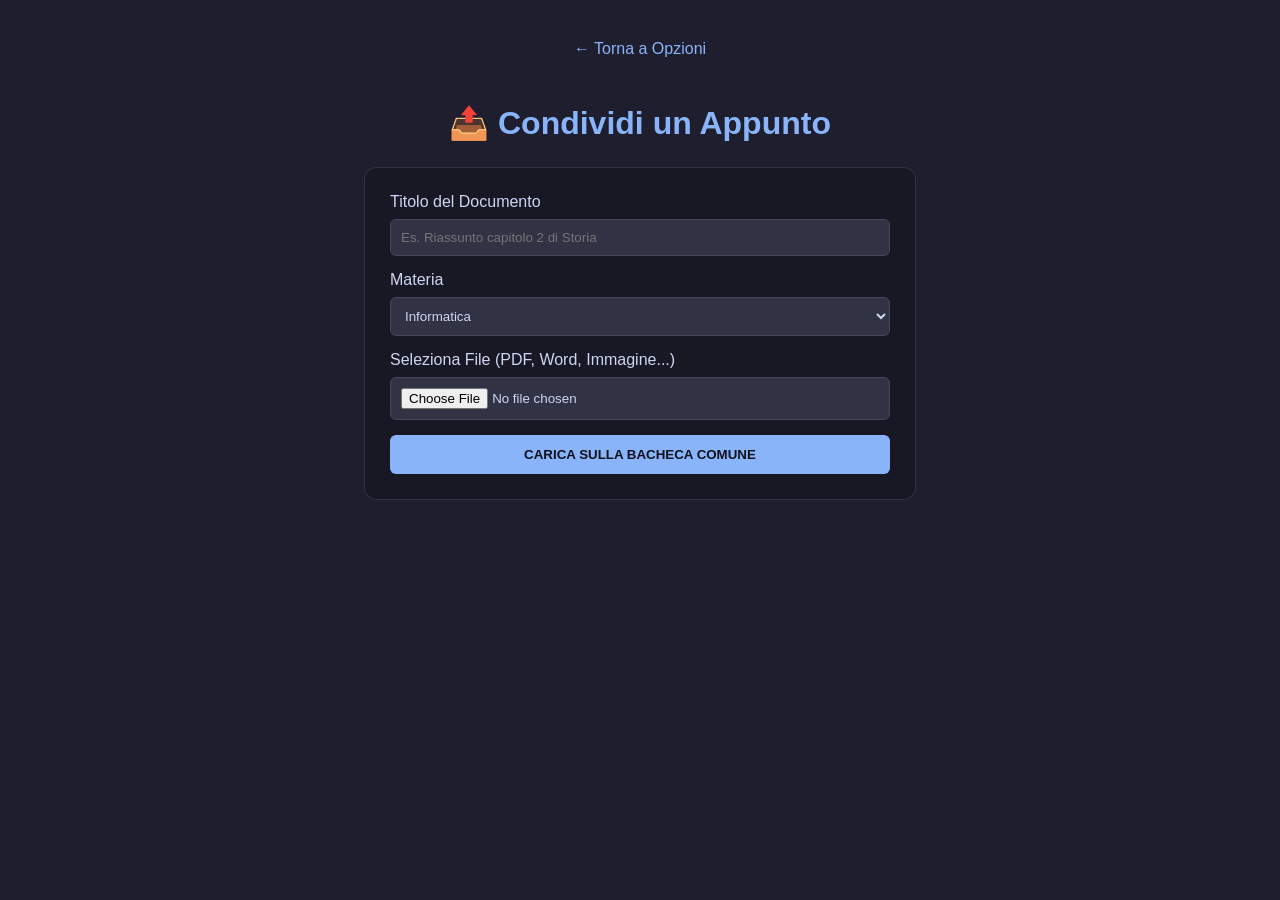
<file: carica_normale.html>
<!DOCTYPE html>
<html lang="it">
<head>
    <meta charset="UTF-8">
    <meta name="viewport" content="width=device-width, initial-scale=1.0">
    <title>Carica Appunto Comune</title>
    <style>
        body {
            font-family: 'Segoe UI', sans-serif; background-color: #1e1e2e; color: #cdd6f4;
            margin: 0; padding: 40px 20px; display: flex; flex-direction: column; align-items: center; min-height: 100vh; box-sizing: border-box;
        }
        h1 { color: #89b4fa; margin-bottom: 25px; }
        .back-link { color: #89b4fa; text-decoration: none; margin-bottom: 25px; }
        .upload-box { background-color: #181825; border: 1px solid #313244; border-radius: 12px; padding: 25px; width: 100%; max-width: 500px; }
        .form-group { display: flex; flex-direction: column; gap: 8px; margin-bottom: 15px; }
        input, select { padding: 10px; background-color: #313244; border: 1px solid #45475a; border-radius: 6px; color: #cdd6f4; outline: none; }
        input:focus { border-color: #89b4fa; }
        button {
            width: 100%; padding: 12px; background-color: #89b4fa; color: #11111b;
            border: none; border-radius: 6px; font-weight: bold; cursor: pointer; transition: 0.2s;
        }
        button:hover { background-color: #b4befe; }
    </style>
</head>
<body>
    <a href="appunti_normali_scelta.html" class="back-link">← Torna a Opzioni</a>
    <h1>📤 Condividi un Appunto</h1>
    
    <div class="upload-box">
        <form id="formNormale">
            <div class="form-group">
                <label>Titolo del Documento</label>
                <input type="text" id="titolo" placeholder="Es. Riassunto capitolo 2 di Storia" required>
            </div>
            <div class="form-group">
                <label>Materia</label>
                <select id="materia" required>
                            <option value="Informatica">Informatica</option>
                            <option value="Sistemi e Reti">Sistemi e Reti</option>
                            <option value="TPSI">TPSI</option>
                            <option value="COMPL.DI MATEMATICA">COMPL.DI Matematica</option>
                            <option value="Matematica">Matematica</option>
                            <option value="Inglese">Inglese</option>
                            <option value="Italiano">Italiano</option>
                            <option value="Storia">Storia</option>
                            <option value="Telecomunicazioni">Telecomunicazioni</option>
                            <option value="Scienze motorie">Scienze motorie</option>
                </select>
            </div>
            <div class="form-group">
                <label>Seleziona File (PDF, Word, Immagine...)</label>
                <input type="file" id="file" required>
            </div>
            <button type="submit">CARICA SULLA BACHECA COMUNE</button>
        </form>
    </div>

    <script>
        const nickUtente = localStorage.getItem('ultimo_nick') || "Compagno Anonimo";

        document.getElementById('formNormale').addEventListener('submit', async (e) => {
            e.preventDefault();
            const formData = new FormData();
            formData.append('titolo', document.getElementById('titolo').value);
            formData.append('materia', document.getElementById('materia').value);
            formData.append('autore', nickUtente);
            formData.append('tipo', 'normale'); // Indica que es público
            formData.append('file', document.getElementById('file').files[0]);

 try {
    const risp = await fetch('https://server-di-classe-backend.onrender.com/upload-appunti', { method: 'POST', body: formData });
    const dati = await risp.json();
    console.log("STATUS:", risp.status, "BODY:", dati);  // <-- aggiungi questa riga
    if(dati.stato === "OK") {
        alert("Appunto condiviso con la classe!");
        window.location.href = "appunti_normali_scelta.html";
    } else {
        alert(dati.messaggio || JSON.stringify(dati));  // <-- mostra tutto se manca messaggio
    }
} catch (err) {
    console.error(err);
    alert("Errore di connessione con il server.");
}
        });
    </script>
</body>
</html>
</file>
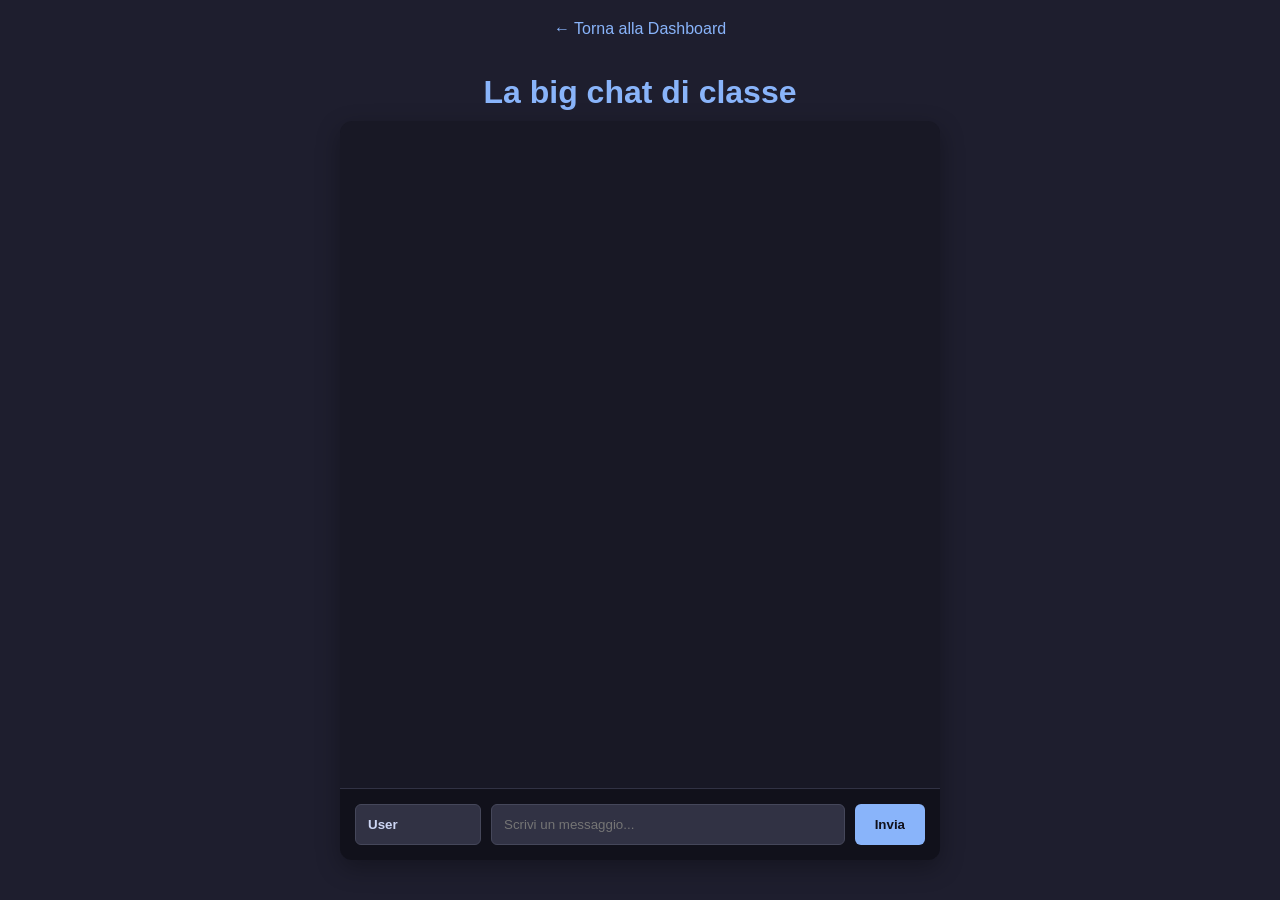
<file: chat.html>
<!DOCTYPE html>
<html lang="it">
<head>
    <meta charset="UTF-8">
    <meta name="viewport" content="width=device-width, initial-scale=1.0">
    <title>Server di Classe - Chat</title>
    <style>
        /* Stile scuro ispirato ad Arch/Nord Theme */
        body {
            font-family: 'Segoe UI', Tahoma, Geneva, Verdana, sans-serif;
            background-color: #1e1e2e;
            color: #cdd6f4;
            margin: 0;
            padding: 20px;
            display: flex;
            flex-direction: column;
            align-items: center;
            height: 100vh;
            box-sizing: border-box;
        }

        h1 {
            color: #89b4fa;
            margin-bottom: 10px;
        }

        /* Container principale */
        .chat-container {
            width: 100%;
            max-width: 600px;
            background-color: #181825;
            border-radius: 12px;
            box-shadow: 0 8px 24px rgba(0, 0, 0, 0.3);
            display: flex;
            flex-direction: column;
            overflow: hidden;
            flex-grow: 1;
            margin-bottom: 20px;
        }

        /* Area dei messaggi */
        #box-messaggi {
            flex-grow: 1;
            padding: 20px;
            overflow-y: auto;
            display: flex;
            flex-direction: column;
            gap: 12px;
        }

        /* Stile dei singoli messaggi */
        .messaggio {
            max-width: 80%;
            padding: 10px 14px;
            border-radius: 8px;
            line-height: 1.4;
            word-wrap: break-word;
        }

        /* Messaggi inviati da me */
        .mio {
            background-color: #89b4fa;
            color: #11111b;
            align-self: flex-end;
            border-bottom-right-radius: 2px;
        }

        /* Messaggi inviati dagli altri */
        .altro {
            background-color: #313244;
            color: #cdd6f4;
            align-self: flex-start;
            border-bottom-left-radius: 2px;
        }

        /* Stile per i vecchi messaggi caricati dal database */
        .storico {
            opacity: 0.6; /* Leggermente trasparente per distinguerli da quelli in tempo reale */
        }

        .mittente {
            font-size: 0.8rem;
            font-weight: bold;
            margin-bottom: 4px;
            display: block;
        }

        .testo {
            font-size: 0.95rem;
        }

        /* Area di input in basso */
        .input-area {
            display: flex;
            gap: 10px;
            padding: 15px;
            background-color: #11111b;
            border-top: 1px solid #313244;
        }

        #nicknameInput {
            width: 100px;
            padding: 12px;
            background-color: #313244;
            border: 1px solid #45475a;
            border-radius: 6px;
            color: #cdd6f4;
            font-weight: bold;
        }

        #messageInput {
            flex-grow: 1;
            padding: 12px;
            background-color: #313244;
            border: 1px solid #45475a;
            border-radius: 6px;
            color: #cdd6f4;
            outline: none;
        }

        #messageInput:focus {
            border-color: #89b4fa;
        }

        button {
            padding: 12px 20px;
            background-color: #89b4fa;
            color: #11111b;
            border: none;
            border-radius: 6px;
            font-weight: bold;
            cursor: pointer;
            transition: background-color 0.2s;
        }

        button:hover {
            background-color: #b4befe;
        }
    </style>
</head>
<body>
<a href="index.html" style="color: #89b4fa; text-decoration: none; margin-bottom: 15px;">← Torna alla Dashboard</a>
    <h1>La big chat di classe</h1>
    
    <div class="chat-container">
        <div id="box-messaggi"></div>

        <div class="input-area">
            <input type="text" id="nicknameInput" value="User" placeholder="Nick">
            <input type="text" id="messageInput" placeholder="Scrivi un messaggio..." autocomplete="off">
            <button onclick="inviaMessaggio()">Invia</button>
        </div>
    </div>

    <script>
        let tokenUtente = localStorage.getItem('token_chat_classe');
if (!tokenUtente) {
    tokenUtente = 'usr_' + Math.random().toString(36).substring(2, 15) + Math.random().toString(36).substring(2, 15);
    localStorage.setItem('token_chat_classe', tokenUtente);
}

const socket = new WebSocket('wss://server-di-classe-backend.onrender.com/ws');

const boxMessaggi = document.getElementById('box-messaggi');
const messageInput = document.getElementById('messageInput');
const nicknameInput = document.getElementById('nicknameInput');

const ultimoNick = localStorage.getItem('ultimo_nick');
if (ultimoNick) {
    nicknameInput.value = ultimoNick;
}

socket.onmessage = function(event) {
    const dati = JSON.parse(event.data);
    
    // Gestione degli stati di sicurezza inviati dal server
    if (dati.stato === "RICHIEDI_CREAZIONE_PIN") {
        const pin = prompt("Questo nickname è nuovo! Inserisci un PIN di 4 cifre per proteggerlo:");
        if (pin) {
            socket.send(JSON.stringify({
                azione: "registra_pin",
                mittente: nicknameInput.value.trim(),
                token: tokenUtente,
                pin: pin
            }));
        }
        return;
    }

    if (dati.stato === "RICHIEDI_SBLOCCO_PIN") {
        const pin = prompt("Questo nickname è protetto da PIN. Inserisci il PIN per sbloccarlo su questo dispositivo:");
        if (pin) {
            socket.send(JSON.stringify({
                azione: "verifica_pin",
                mittente: nicknameInput.value.trim(),
                token: tokenUtente,
                pin: pin
            }));
        } else {
            alert("Accesso rifiutato. Scegli un altro nickname.");
            nicknameInput.value = "User_" + Math.floor(Math.random() * 1000);
        }
        return;
    }

    if (dati.stato === "REGISTRATO" || dati.stato === "SBLOCCATO") {
        alert(dati.info);
        return;
    }

    if (dati.stato === "ERRORE_PIN") {
        alert(dati.info);
        return;
    }
    
    // Se è un messaggio normale, lo mostriamo
    if (dati.mittente && dati.contenuto) {
        mostraMessaggio(dati.mittente, dati.contenuto, dati.storico);
    }
};

function mostraMessaggio(mittente, contenuto, storico) {
    const divMessaggio = document.createElement('div');
    const mioNick = nicknameInput.value.trim();
    
    if (mittente === mioNick) {
        divMessaggio.className = 'messaggio mio';
    } else {
        divMessaggio.className = 'messaggio altro';
    }

    if (storico) {
        divMessaggio.classList.add('storico');
    }

    divMessaggio.innerHTML = `
        <span class="mittente">${mittente}</span>
        <span class="testo">${contenuto}</span>
    `;

    boxMessaggi.appendChild(divMessaggio);
    boxMessaggi.scrollTop = boxMessaggi.scrollHeight;
}

function inviaMessaggio() {
    const testo = messageInput.value.trim();
    const nick = nicknameInput.value.trim() || "Anonimo";

    if (testo !== "") {
        localStorage.setItem('ultimo_nick', nick);

        const payload = {
            azione: "messaggio",
            mittente: nick,
            contenuto: testo,
            token: tokenUtente
        };

        socket.send(JSON.stringify(payload));
        messageInput.value = "";
    }
}

messageInput.addEventListener("keypress", function(event) {
    if (event.key === "Enter") {
        inviaMessaggio();
    }
});
    </script>
</body>
</html>
</file>
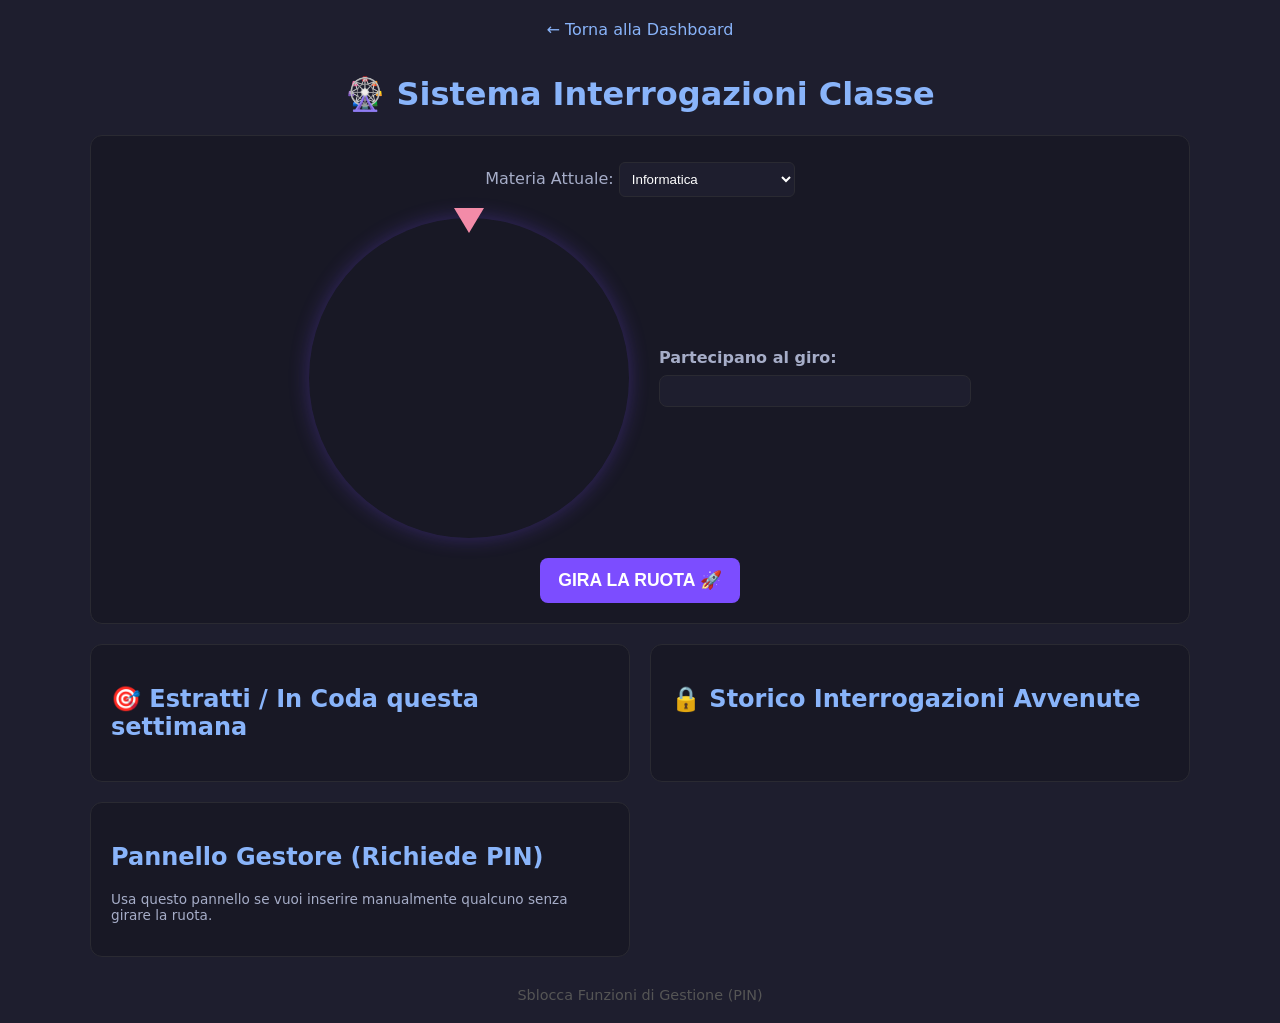
<file: ruota.html>
<!DOCTYPE html>
<html lang="it">
<head>
    <meta charset="UTF-8">
    <meta name="viewport" content="width=device-width, initial-scale=1.0">
    <title>🎡 La Ruota delle Interrogazioni & Registro</title>
    <style>
        :root {
            --bg-main: #1e1e2e;
            --bg-surface: #181825;
            --border-color: #2a2a32;
            --text-main: #cdd6f4;
            --text-blue: #89b4fa;
            --text-muted: #a6adc8;
            --accent-yellow: #f9e2af;
            --color-primary: #7c4dff;
            --color-success: #a6e3a1;
            --color-danger: #f38ba8;
        }
        body {
            font-family: system-ui, sans-serif;
            background-color: var(--bg-main);
            color: var(--text-main);
            margin: 0;
            padding: 20px;
            display: flex;
            flex-direction: column;
            align-items: center;
        }
        h1, h2, h3 {
            color: var(--text-blue);
        }
        .dashboard {
            display: grid;
            grid-template-columns: 1fr;
            gap: 20px;
            width: 100%;
            max-width: 1100px;
        }
        @media (min-width: 768px) {
            .dashboard { grid-template-columns: 1fr 1fr; }
            .ruota-box { grid-column: 1 / -1; display: flex; justify-content: center; }
        }
        .card {
            background: var(--bg-surface);
            border: 1px solid var(--border-color);
            border-radius: 12px;
            padding: 20px;
        }
        
        /* Layout per affiancare Ruota e Checkbox */
        .ruota-layout {
            display: flex;
            flex-wrap: wrap;
            gap: 30px;
            justify-content: center;
            align-items: center;
            width: 100%;
            margin-top: 15px;
        }

        /* Stile Ruota */
        .ruota-container {
            position: relative;
            width: 320px;
            height: 320px;
        }
        .canvas-ruota {
            border-radius: 50%;
            box-shadow: 0 0 20px rgba(124, 77, 255, 0.3);
        }
        .indicatore {
            position: absolute;
            top: -10px;
            left: 50%;
            transform: translateX(-50%);
            width: 0;
            height: 0;
            border-left: 15px solid transparent;
            border-right: 15px solid transparent;
            border-top: 25px solid var(--color-danger);
            z-index: 10;
        }
        .girare-btn {
            display: block;
            width: 200px;
            margin: 20px auto 0 auto;
            padding: 12px;
            background: var(--color-primary);
            color: #fff;
            border: none;
            border-radius: 8px;
            font-weight: bold;
            cursor: pointer;
            font-size: 1.1rem;
            transition: background 0.2s;
        }
        .girare-btn:hover:not(:disabled) {
            background: #9666ff;
        }
        .girare-btn:disabled { opacity: 0.5; cursor: not-allowed; }
        
        /* Griglia dei Quadratini */
        .studenti-check-grid {
            display: grid;
            grid-template-columns: repeat(2, 1fr);
            gap: 10px;
            min-width: 280px;
            background: var(--bg-main);
            padding: 15px;
            border-radius: 8px;
            border: 1px solid var(--border-color);
        }
        .check-item {
            display: flex;
            align-items: center;
            gap: 8px;
            font-size: 0.95rem;
            cursor: pointer;
            color: var(--text-main);
        }
        .check-item input {
            width: auto; margin: 0; cursor: pointer;
            accent-color: var(--color-primary);
        }

        /* Liste e Badge */
        .list-item {
            display: flex;
            justify-content: space-between;
            align-items: center;
            padding: 12px;
            border-bottom: 1px solid var(--border-color);
        }
        .badge {
            background: var(--border-color);
            padding: 4px 8px;
            border-radius: 4px;
            font-size: 0.8rem;
            font-weight: bold;
        }
        .badge-danger { background: rgba(243, 139, 168, 0.2); color: var(--color-danger); }
        .badge-success { background: rgba(166, 227, 161, 0.2); color: var(--color-success); }
        
        .evidenza {
            border: 1px solid var(--accent-yellow);
            box-shadow: 0 0 10px rgba(249, 226, 175, 0.15);
        }
        .nota-esclusi {
            display: block;
            font-size: 0.75rem;
            color: var(--text-muted);
            margin-top: 4px;
        }
        
        /* Ripristino Bottone Spunta Verde */
        .btn-spunta {
            background-color: var(--color-success) !important;
            color: #11111b !important;
            border: none !important;
            border-radius: 6px !important;
            padding: 6px 12px !important;
            font-weight: bold !important;
            cursor: pointer !important;
            font-size: 0.85rem !important;
            width: auto !important;
            transition: opacity 0.2s;
        }
        .btn-spunta:hover {
            opacity: 0.9;
        }

        /* Pulsante Mostra Altro */
        .mostra-altro-btn {
            width: 100%;
            padding: 10px;
            margin-top: 10px;
            background: transparent;
            border: 1px dashed var(--border-color);
            color: var(--color-primary);
            font-weight: bold;
            border-radius: 6px;
            cursor: pointer;
            transition: all 0.2s;
        }
        .mostra-altro-btn:hover {
            background: rgba(124, 77, 255, 0.1);
            border-color: var(--color-primary);
        }

        #formManuale { display: none; margin-top: 15px; }
        #formManuale.visible { display: block; }
        input, select, button.action-btn {
            width: 100%; padding: 8px; margin: 6px 0;
            background: var(--bg-main); border: 1px solid var(--border-color);
            color: #fff; border-radius: 6px; box-sizing: border-box;
            outline: none;
        }
        input:focus, select:focus { border-color: var(--accent-yellow); }
        button.action-btn { background: var(--color-primary); cursor: pointer; font-weight: bold;}
        .footer-link { margin-top: 30px; font-size: 0.9rem; color: #555; cursor: pointer; transition: color 0.2s; }
        .footer-link:hover { color: var(--text-blue); }
    </style>
</head>
<body>
    <a href="index.html" style="color: var(--text-blue); text-decoration: none; margin-bottom: 15px;">← Torna alla Dashboard</a>

    <h1>🎡 Sistema Interrogazioni Classe</h1>
    
    <div class="dashboard">
        
        <!-- SEZIONE RUOTA CON ACCANTO CHECKBOX -->
        <div class="card ruota-box">
            <div>
                <div style="text-align: center;">
                    <label for="materiaRuota" style="color: var(--text-muted);">Materia Attuale: </label>
                    <select id="materiaRuota" style="width: auto; display: inline-block;">
                            <option value="Informatica">Informatica</option>
                            <option value="Sistemi e Reti">Sistemi e Reti</option>
                            <option value="TPSI">TPSI</option>
                            <option value="COMPL.DI MATEMATICA">COMPL.DI Matematica</option>
                            <option value="Matematica">Matematica</option>
                            <option value="Inglese">Inglese</option>
                            <option value="Italiano">Italiano</option>
                            <option value="Storia">Storia</option>
                            <option value="Telecomunicazioni">Telecomunicazioni</option>
                            <option value="Scienze motorie">Scienze motorie</option>
                    </select>
                </div>
                
                <div class="ruota-layout">
                    <!-- Componente Ruota -->
                    <div class="ruota-container">
                        <div class="indicatore"></div>
                        <canvas id="ruota" class="canvas-ruota" width="320" height="320"></canvas>
                    </div>
                    
                    <!-- Lista Quadratini Studenti -->
                    <div>
                        <h4 style="margin-top: 0; color: var(--text-muted); margin-bottom: 8px;">Partecipano al giro:</h4>
                        <div class="studenti-check-grid" id="grigliaCheckStudenti">
                            <!-- Generato dinamicamente via JS -->
                        </div>
                    </div>
                </div>

                <button class="girare-btn" id="btnGira" onclick="giraLaRuota()">GIRA LA RUOTA 🚀</button>
            </div>
        </div>

        <!-- CODA CANDIDATI ATTUALI -->
        <div class="card">
            <h2>🎯 Estratti / In Coda questa settimana</h2>
            <div id="codaLista"></div>
        </div>

        <!-- STORICO E ULTIMI INTERROGATI -->
        <div class="card">
            <h2>🔒 Storico Interrogazioni Avvenute</h2>
            <div id="storicoLista"></div>
            <button id="btnMostraAltro" class="mostra-altro-btn" style="display: none;" onclick="toggleMostraTuttoStorico()"></button>
        </div>

        <!-- PANNELLO UTENTE AUTORIZZATO -->
        <div class="card" id="adminCard">
            <h2>Pannello Gestore (Richiede PIN)</h2>
            <p style="font-size: 0.85rem; color: var(--text-muted);">Usa questo pannello se vuoi inserire manualmente qualcuno senza girare la ruota.</p>
            <form id="formManuale">
                <select id="selectStudente" required></select>
                <select id="selectMateria" required>
                        <option value="Informatica">Informatica</option>
                        <option value="Sistemi e Reti">Sistemi e Reti</option>
                        <option value="TPSI">TPSI</option>
                        <option value="COMPL.DI MATEMATICA">COMPL.DI Matematica</option>
                        <option value="Matematica">Matematica</option>
                        <option value="Inglese">Inglese</option>
                        <option value="Italiano">Italiano</option>
                        <option value="Storia">Storia</option>
                        <option value="Telecomunicazioni">Telecomunicazioni</option>
                </select>
                <input type="text" id="inputGiorno" placeholder="Giorno (Es. Lunedì) - Facoltativo">
                <button type="submit" class="action-btn">Aggiungi Manualmente 📝</button>
            </form>
        </div>

    </div>

    <div class="footer-link" onclick="sbloccaAdmin()">Sblocca Funzioni di Gestione (PIN)</div>

    <script>
    // Rileva in automatico se sei sul PC locale o online su Render
    const BASE_URL = window.location.hostname === "localhost" || window.location.hostname === "127.0.0.1"
        ? "http://localhost:3000" // Cambia in http://localhost:8000 se il tuo uvicorn locale usa la porta 8000
        : "https://server-di-classe-backend.onrender.com";
    let studentiTotali = [];
    let studentiAttiviPerIlGiro = [];
    let pinGlobale = null;
    
    let datiStoricoSalvati = []; 
    let mostraTuttoStorico = false;
    
    const canvas = document.getElementById("ruota");
    const ctx = canvas.getContext("2d");

    async function caricaDati() {
        try {
            const risp = await fetch(`${BASE_URL}/dati-interrogazioni`);
            const dati = await risp.json();
            
            studentiTotali = dati.studenti;
            datiStoricoSalvati = dati.storico || [];
            
            const griglia = document.getElementById("grigliaCheckStudenti");
            if (griglia.children.length === 0) {
                studentiTotali.forEach(st => {
                    const label = document.createElement("label");
                    label.className = "check-item";
                    label.innerHTML = `
                        <input type="checkbox" value="${st}" checked onchange="ricalcolaStudentiAttivi()">
                        <span>${st}</span>
                    `;
                    griglia.appendChild(label);
                });
            }

            ricalcolaStudentiAttivi();
            
            const selectSt = document.getElementById("selectStudente");
            if (selectSt.children.length === 0) {
                studentiTotali.forEach(st => {
                    let opt = document.createElement("option");
                    opt.value = st; opt.textContent = st;
                    selectSt.appendChild(opt);
                });
            }

            const codaLista = document.getElementById("codaLista");
            codaLista.innerHTML = dati.in_coda.length === 0 ? "<p style='color:var(--text-muted);'>Nessuno in coda!</p>" : "";
            dati.in_coda.forEach(item => {
                const div = document.createElement("div");
                div.className = "list-item";
                const btnSposta = pinGlobale ? `<button onclick="spostaAStorico(${item.id})" class="btn-spunta">Spunta ✔</button>` : '';
                div.innerHTML = `
                    <div>
                        <span class="badge badge-danger">${item.materia}</span>
                        <strong>${item.studente}</strong> <small style="color:var(--text-muted);">(${item.giorno})</small>
                        <span class="nota-esclusi">Esclusi al giro: ${item.esclusi_al_giro || 'Nessuno'}</span>
                    </div>
                    ${btnSposta}
                `;
                codaLista.appendChild(div);
            });

            renderizzaStoricoVisivo();

        } catch (err) {
            console.error("Errore comunicazione con il backend:", err);
        }
    }

    function renderizzaStoricoVisivo() {
        const storicoLista = document.getElementById("storicoLista");
        const btnMostraAltro = document.getElementById("btnMostraAltro");
        
        storicoLista.innerHTML = datiStoricoSalvati.length === 0 ? "<p style='color:var(--text-muted);'>Nessuno storico registrato.</p>" : "";
        
        const limite = 6;
        const datiDaMostrare = mostraTuttoStorico ? datiStoricoSalvati : datiStoricoSalvati.slice(0, limite);
        
        datiDaMostrare.forEach((item, index) => {
            const div = document.createElement("div");
            div.className = `list-item ${index === 0 && !mostraTuttoStorico ? 'evidenza' : ''}`;
            
            const dataStringa = item.data_completato || "Recentemente";

            div.innerHTML = `
                <div>
                    <span class="badge badge-success">${item.materia}</span>
                    <strong>${item.studente}</strong>
                    <span class="nota-esclusi" style="color:var(--text-muted);">Esclusi al giro: ${item.esclusi_al_giro || 'Nessuno'}</span>
                </div>
                <div style="text-align: right; display: flex; flex-direction: column; gap: 4px;">
                    <span style="font-size:0.8rem; color:var(--accent-yellow); font-weight:bold;">${index === 0 && !mostraTuttoStorico ? '🔥 ULTIMO' : 'REGISTRATO'}</span>
                    <span style="font-size:0.75rem; color:var(--text-blue); font-style: italic;">📅 ${dataStringa}</span>
                </div>
            `;
            storicoLista.appendChild(div);
        });

        if (datiStoricoSalvati.length > limite) {
            btnMostraAltro.style.display = "block";
            btnMostraAltro.textContent = mostraTuttoStorico ? "Mostra Meno ⬆️" : `Mostra Altri (${datiStoricoSalvati.length - limite}) ⬇️`;
        } else {
            btnMostraAltro.style.display = "none";
        }
    }

    function toggleMostraTuttoStorico() {
        mostraTuttoStorico = !mostraTuttoStorico;
        renderizzaStoricoVisivo();
    }

    function ricalcolaStudentiAttivi() {
        const checkboxes = document.querySelectorAll("#grigliaCheckStudenti input[type='checkbox']");
        studentiAttiviPerIlGiro = [];
        checkboxes.forEach(cb => {
            if (cb.checked) {
                studentiAttiviPerIlGiro.push(cb.value);
            }
        });
        disegnaRuota();
    }

    function disegnaRuota() {
        if (studentiAttiviPerIlGiro.length === 0) {
            ctx.clearRect(0, 0, canvas.width, canvas.height);
            ctx.fillStyle = "#fff";
            ctx.font = "14px sans-serif";
            ctx.textAlign = "center";
            ctx.fillText("Tutti esclusi! Spunta qualcuno 🎯", 160, 160);
            return;
        }
        
        const numSpicchi = studentiAttiviPerIlGiro.length;
        const arco = (2 * Math.PI) / numSpicchi;
        ctx.clearRect(0, 0, canvas.width, canvas.height);
        
        for (let i = 0; i < numSpicchi; i++) {
            const ang = (i * arco);
            
            const tonalita = (i * 360) / numSpicchi;
            ctx.fillStyle = `hsl(${tonalita}, 65%, 50%)`;
            ctx.beginPath();
            ctx.moveTo(160, 160);
            ctx.arc(160, 160, 150, ang, ang + arco);
            ctx.lineTo(160, 160);
            ctx.fill();
            
            ctx.save();
            ctx.fillStyle = "#11111b"; 
            ctx.translate(160, 160);
            ctx.rotate(ang + arco / 2);
            ctx.textAlign = "right";
            ctx.font = "bold 13px sans-serif";
            ctx.fillText(studentiAttiviPerIlGiro[i], 140, 5);
            ctx.restore();
        }
    }

    function giraLaRuota() {
        if (!pinGlobale) {
            alert("🔒 Azione protetta! Devi prima sbloccare le funzioni di gestione col PIN in fondo alla pagina.");
            return;
        }

        if (studentiAttiviPerIlGiro.length === 0) return alert("Seleziona almeno uno studente!");
        const btn = document.getElementById("btnGira");
        btn.disabled = true;

        const arrayCasuale = new Uint32Array(1);
        window.crypto.getRandomValues(arrayCasuale);
        const indiceVincente = arrayCasuale[0] % studentiAttiviPerIlGiro.length;
        
        const vincitore = studentiAttiviPerIlGiro[indiceVincente];
        const numSpicchi = studentiAttiviPerIlGiro.length;
        const arco = (2 * Math.PI) / numSpicchi;
        const angoloSpicchio = indiceVincente * arco;
        
        const giriCompleti = 6 * 2 * Math.PI; 
        const compensazioneFreccia = (3 / 2) * Math.PI; 
        
        const bufferOffset = new Uint32Array(1);
        window.crypto.getRandomValues(bufferOffset);
        const ratioCasuale = bufferOffset[0] / 4294967295; 
        const offsetCasuale = (ratioCasuale * 0.6 + 0.2) * arco; 
        
        const rotazioneTotale = giriCompleti + compensazioneFreccia - angoloSpicchio - offsetCasuale;

        const canvasRuota = document.getElementById("ruota");
        canvasRuota.style.transition = "transform 4s cubic-bezier(0.1, 0.8, 0.1, 1)";
        canvasRuota.style.transform = `rotate(${rotazioneTotale * (180 / Math.PI)}deg)`;

        setTimeout(async () => {
            btn.disabled = false;
            alert(`🎯 Estratto: ${vincitore}!`);
            
            let esclusi = studentiTotali.filter(st => !studentiAttiviPerIlGiro.includes(st));
            let stringaEsclusi = esclusi.length > 0 ? esclusi.join(", ") : "Nessuno";

            await inviaInCodaBackend(vincitore, document.getElementById("materiaRuota").value, "Estratto Ruota", stringaEsclusi);
            
            canvasRuota.style.transition = "none";
            canvasRuota.style.transform = "rotate(0deg)";
            caricaDati();
        }, 4000);
    }

    async function inviaInCodaBackend(studente, materia, giorno, esclusi = "Nessuno") {
        const formData = new FormData();
        formData.append("studente", studente);
        formData.append("materia", materia);
        formData.append("giorno", giorno);
        formData.append("esclusi", esclusi);
        formData.append("pin", pinGlobale);

        const r = await fetch(`${BASE_URL}/aggiungi-in-coda`, { method: "POST", body: formData });
        const risp = await r.json();
        if (risp.stato !== "OK") alert(risp.messaggio);
        caricaDati();
    }

    async function spostaAStorico(id) {
        const formData = new FormData();
        formData.append("coda_id", id);
        formData.append("pin", pinGlobale);
        
        const adesso = new Date();
        const dataFormattata = adesso.toLocaleDateString('it-IT', { 
            day: '2-digit', 
            month: '2-digit', 
            hour: '2-digit', 
            minute: '2-digit' 
        });
        formData.append("data_interrogazione", dataFormattata);

        const r = await fetch(`${BASE_URL}/sposta-a-storico`, { method: "POST", body: formData });
        const risp = await r.json();
        if (risp.stato !== "OK") alert(risp.messaggio);
        caricaDati();
    }

    function sbloccaAdmin() {
        const pin = prompt("Inserisci il PIN del 'Dio Informatico':");
        if (pin) {
            pinGlobale = pin;
            document.getElementById("formManuale").classList.add("visible");
            caricaDati();
        }
    }

    document.getElementById("formManuale").addEventListener("submit", async (e) => {
        e.preventDefault();
        const st = document.getElementById("selectStudente").value;
        const mat = document.getElementById("selectMateria").value;
        const giorno = document.getElementById("inputGiorno").value;
        await inviaInCodaBackend(st, mat, giorno ? giorno : "Da definire", "Inserimento Manuale");
    });

    caricaDati();
</script>
</body>
</html>
</file>
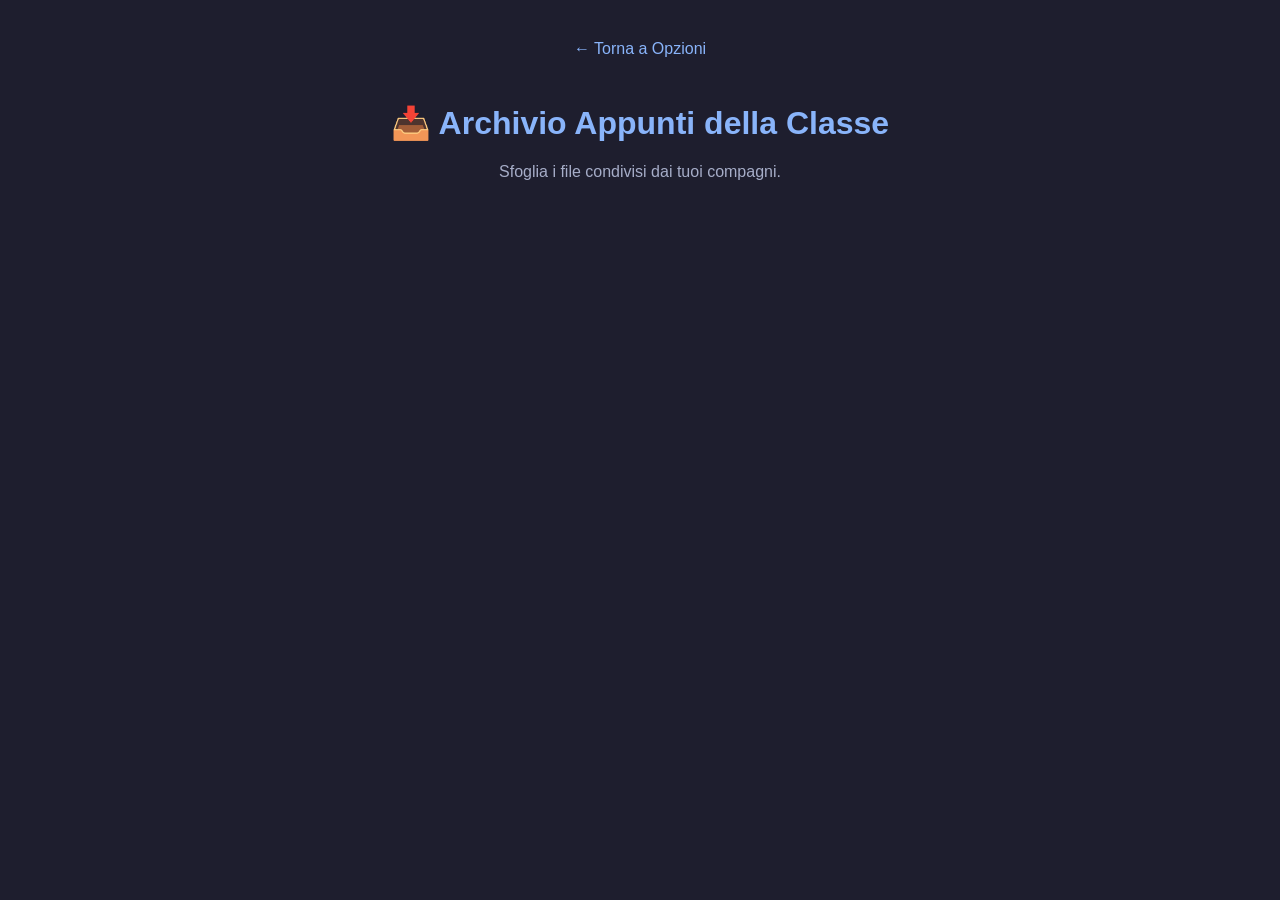
<file: utilizza_normale.html>
<!DOCTYPE html>
<html lang="it">
<head>
    <meta charset="UTF-8">
    <meta name="viewport" content="width=device-width, initial-scale=1.0">
    <title>Usa Appunti Comuni</title>
    <style>
        body {
            font-family: 'Segoe UI', sans-serif; background-color: #1e1e2e; color: #cdd6f4;
            margin: 0; padding: 40px 20px; display: flex; flex-direction: column; align-items: center; min-height: 100vh; box-sizing: border-box;
        }
        h1 { color: #89b4fa; margin-bottom: 5px; }
        .back-link { color: #89b4fa; text-decoration: none; margin-bottom: 25px; }
        .container { width: 100%; max-width: 650px; margin-top: 20px; }
        .appunti-list { display: flex; flex-direction: column; gap: 15px; }
        .appunto-card {
            background-color: #181825; border: 1px solid #313244; border-radius: 8px;
            padding: 15px 20px; display: flex; justify-content: space-between; align-items: center;
        }
        .meta { font-size: 0.85rem; color: #a6adc8; }
        .download-btn {
            background-color: #313244; color: #cdd6f4; padding: 8px 15px; border-radius: 6px;
            text-decoration: none; font-size: 0.9rem; font-weight: bold; border: 1px solid #45475a; transition: 0.2s;
        }
        .download-btn:hover { background-color: #89b4fa; color: #11111b; border-color: #89b4fa; }
    </style>
</head>
<body>
    <a href="appunti_normali_scelta.html" class="back-link">← Torna a Opzioni</a>
    <h1>📥 Archivio Appunti della Classe</h1>
    <p style="color: #a6adc8; margin-bottom: 20px;">Sfoglia i file condivisi dai tuoi compagni.</p>

    <div class="container">
        <div class="appunti-list" id="listaCondivisa">
            </div>
    </div>

    <script>
        async function caricaLista() {
            const risp = await fetch('https://server-di-classe-backend.onrender.com/lista-appunti');
            const tutti = await risp.json();
            const container = document.getElementById('listaCondivisa');
            container.innerHTML = '';

            // FILTRO: Solo aquellos de tipo "normale"
            const normali = tutti.filter(a => a.tipo === 'normale');

            if(normali.length === 0) {
                container.innerHTML = '<p style="color: #a6adc8; text-align: center;">Nessun compagno ha ancora condiviso file. Inizia tu!</p>';
                return;
            }

            normali.forEach(a => {
                const card = document.createElement('div');
                card.className = 'appunto-card';
                card.innerHTML = `
                    <div>
                        <h4 style="margin:0 0 5px 0; color:#89b4fa;">${a.titolo}</h4>
                        <span class="meta">Materia: <b>${a.materia}</b> | Caricato da: <i>${a.autore}</i></span>
                    </div>
                    <a href="${a.url_file}" target="_blank" class="download-btn">Scarica</a>
                `;
                container.appendChild(card);
            });
        }

        caricaLista();
    </script>
</body>
</html>
</file>
<file: style.css>
/* ==========================================================================
   RESET & VARIABILI GENERALI
   ========================================================================== */
* {
    margin: 0;
    padding: 0;
    box-sizing: border-box;
}

:root {
    /* Palette Catppuccin Mocha (Stile Arch) */
    --bg-base: #1e1e2e;          /* Sfondo principale */
    --bg-surface: #181825;       /* Sfondo dei box e delle card */
    --bg-input: #313244;         /* Sfondo di bottoni e input */
    --border-color: #45475a;     /* Bordi normali */
    
    /* Colori dei testi */
    --text-main: #cdd6f4;        /* Bianco sporco */
    --text-muted: #a6adc8;       /* Grigio */
    --text-sub: #585b70;         /* Grigio scuro per dettagli */
    
    /* Colori di accento della timeline */
    --color-primary: #cba6f7;    /* Viola (accento principale) */
    --color-danger: #f38ba8;     /* Rosso per verifiche */
    --color-warning: #f9e2af;    /* Giallo per interrogazioni */
    --color-success: #a6e3a1;    /* Verde per i compiti */
    
    --font-family: 'Segoe UI', -apple-system, BlinkMacSystemFont, Roboto, sans-serif;
}

body {
    background-color: var(--bg-base);
    color: var(--text-main);
    font-family: var(--font-family);
    line-height: 1.6;
    padding: 40px 20px;
    display: flex;
    flex-direction: column;
    align-items: center;
    min-height: 100vh;
}

/* ==========================================================================
   HEADER (Testata della pagina)
   ========================================================================== */
.cal-header {
    text-align: center;
    margin-bottom: 40px;
    width: 100%;
    max-width: 650px;
}

.back-link {
    color: var(--color-primary);
    text-decoration: none;
    font-size: 0.95rem;
    font-weight: 500;
    transition: opacity 0.2s;
    display: inline-block;
    margin-bottom: 15px;
}

.back-link:hover {
    opacity: 0.8;
}

.cal-title {
    font-size: 2rem;
    font-weight: 800;
    margin-bottom: 5px;
    color: #ffffff;
}

.cal-subtitle {
    color: var(--text-muted);
    font-size: 1rem;
}

/* ==========================================================================
   LAYOUT GENERALE
   ========================================================================== */
.cal-container {
    width: 100%;
    max-width: 650px;
    display: flex;
    flex-direction: column;
    gap: 30px;
}

.section-title {
    font-size: 1.25rem;
    font-weight: 700;
    color: var(--text-main);
    margin-bottom: 15px;
    border-left: 4px solid var(--color-primary);
    padding-left: 10px;
}

/* ==========================================================================
   CARD AMMINISTRATORE (Form di upload)
   ========================================================================== */
.admin-card {
    background-color: var(--bg-surface);
    border: 1px solid var(--color-primary);
    border-radius: 12px;
    padding: 25px;
    box-shadow: 0 8px 30px rgba(0, 0, 0, 0.3);
    display: none; /* Nascosta di default */
}

/* Quando riceve la classe da JS, si mostra con stile */
.admin-card.visible {
    display: block;
    animation: fadeIn 0.3s ease-in-out;
}

.form-group {
    display: flex;
    flex-direction: column;
    gap: 6px;
    margin-bottom: 18px;
}

.form-group label {
    font-size: 0.85rem;
    font-weight: 600;
    color: var(--text-muted);
    text-transform: uppercase;
    letter-spacing: 0.5px;
}

.form-grid {
    display: grid;
    grid-template-columns: 1fr 1fr;
    gap: 15px;
}

input, select {
    padding: 12px;
    background-color: var(--bg-input);
    border: 1px solid var(--border-color);
    border-radius: 8px;
    color: var(--text-main);
    font-size: 0.95rem;
    outline: none;
    transition: border-color 0.2s, box-shadow 0.2s;
}

input:focus, select:focus {
    border-color: var(--color-primary);
    box-shadow: 0 0 0 3px rgba(203, 166, 247, 0.2);
}

.submit-btn {
    width: 100%;
    padding: 14px;
    background-color: var(--color-primary);
    color: var(--bg-surface);
    border: none;
    border-radius: 8px;
    font-weight: 700;
    font-size: 1rem;
    cursor: pointer;
    transition: transform 0.1s, filter 0.2s;
}

.submit-btn:hover {
    filter: brightness(1.1);
}

.submit-btn:active {
    transform: scale(0.98);
}

/* ==========================================================================
   TIMELINE & EVENT CARDS
   ========================================================================== */
.timeline {
    display: flex;
    flex-direction: column;
    gap: 15px;
}

.event-card {
    background-color: var(--bg-surface);
    border: 1px solid var(--border-color);
    border-radius: 12px;
    padding: 20px;
    display: flex;
    justify-content: space-between;
    align-items: center;
    box-shadow: 0 4px 15px rgba(0,0,0,0.15);
    transition: transform 0.2s, border-color 0.2s;
    border-left: 6px solid var(--border-color); /* Bordo di fallback */
}

.event-card:hover {
    transform: translateX(4px);
}

/* Colorazioni dinamiche dei bordi sinistri basati sul tipo */
.event-card.verifica {
    border-left-color: var(--color-danger);
}
.event-card.interrogazione {
    border-left-color: var(--color-warning);
}
.event-card.compito {
    border-left-color: var(--color-success);
}

.event-details {
    display: flex;
    flex-direction: column;
    gap: 6px;
}

.badge-materia {
    display: inline-block;
    padding: 3px 8px;
    background-color: var(--bg-input);
    border-radius: 6px;
    font-size: 0.75rem;
    font-weight: 700;
    color: var(--text-main);
    width: fit-content;
    text-transform: uppercase;
}

.event-title {
    font-size: 1.1rem;
    font-weight: 600;
    color: #ffffff;
}

.event-date {
    background-color: var(--bg-input);
    padding: 8px 16px;
    border-radius: 8px;
    font-size: 0.85rem;
    font-weight: 800;
    color: var(--color-primary);
    text-align: center;
    min-width: 90px;
    text-transform: capitalize;
}

/* ==========================================================================
   STATI VUOTI / FOOTER
   ========================================================================== */
.empty-state {
    text-align: center;
    padding: 40px;
    background-color: var(--bg-surface);
    border: 1px dashed var(--border-color);
    border-radius: 12px;
    color: var(--text-muted);
}

.cal-footer {
    margin-top: auto;
    padding-top: 60px;
    text-align: center;
    width: 100%;
}

.admin-trigger {
    color: var(--text-sub);
    font-size: 0.85rem;
    cursor: pointer;
    text-decoration: underline;
    transition: color 0.2s;
}

.admin-trigger:hover {
    color: var(--color-primary);
}

/* ==========================================================================
   ANIMAZIONI
   ========================================================================== */
@keyframes fadeIn {
    from {
        opacity: 0;
        transform: translateY(-10px);
    }
    to {
        opacity: 1;
        transform: translateY(0);
    }
}
</file>
